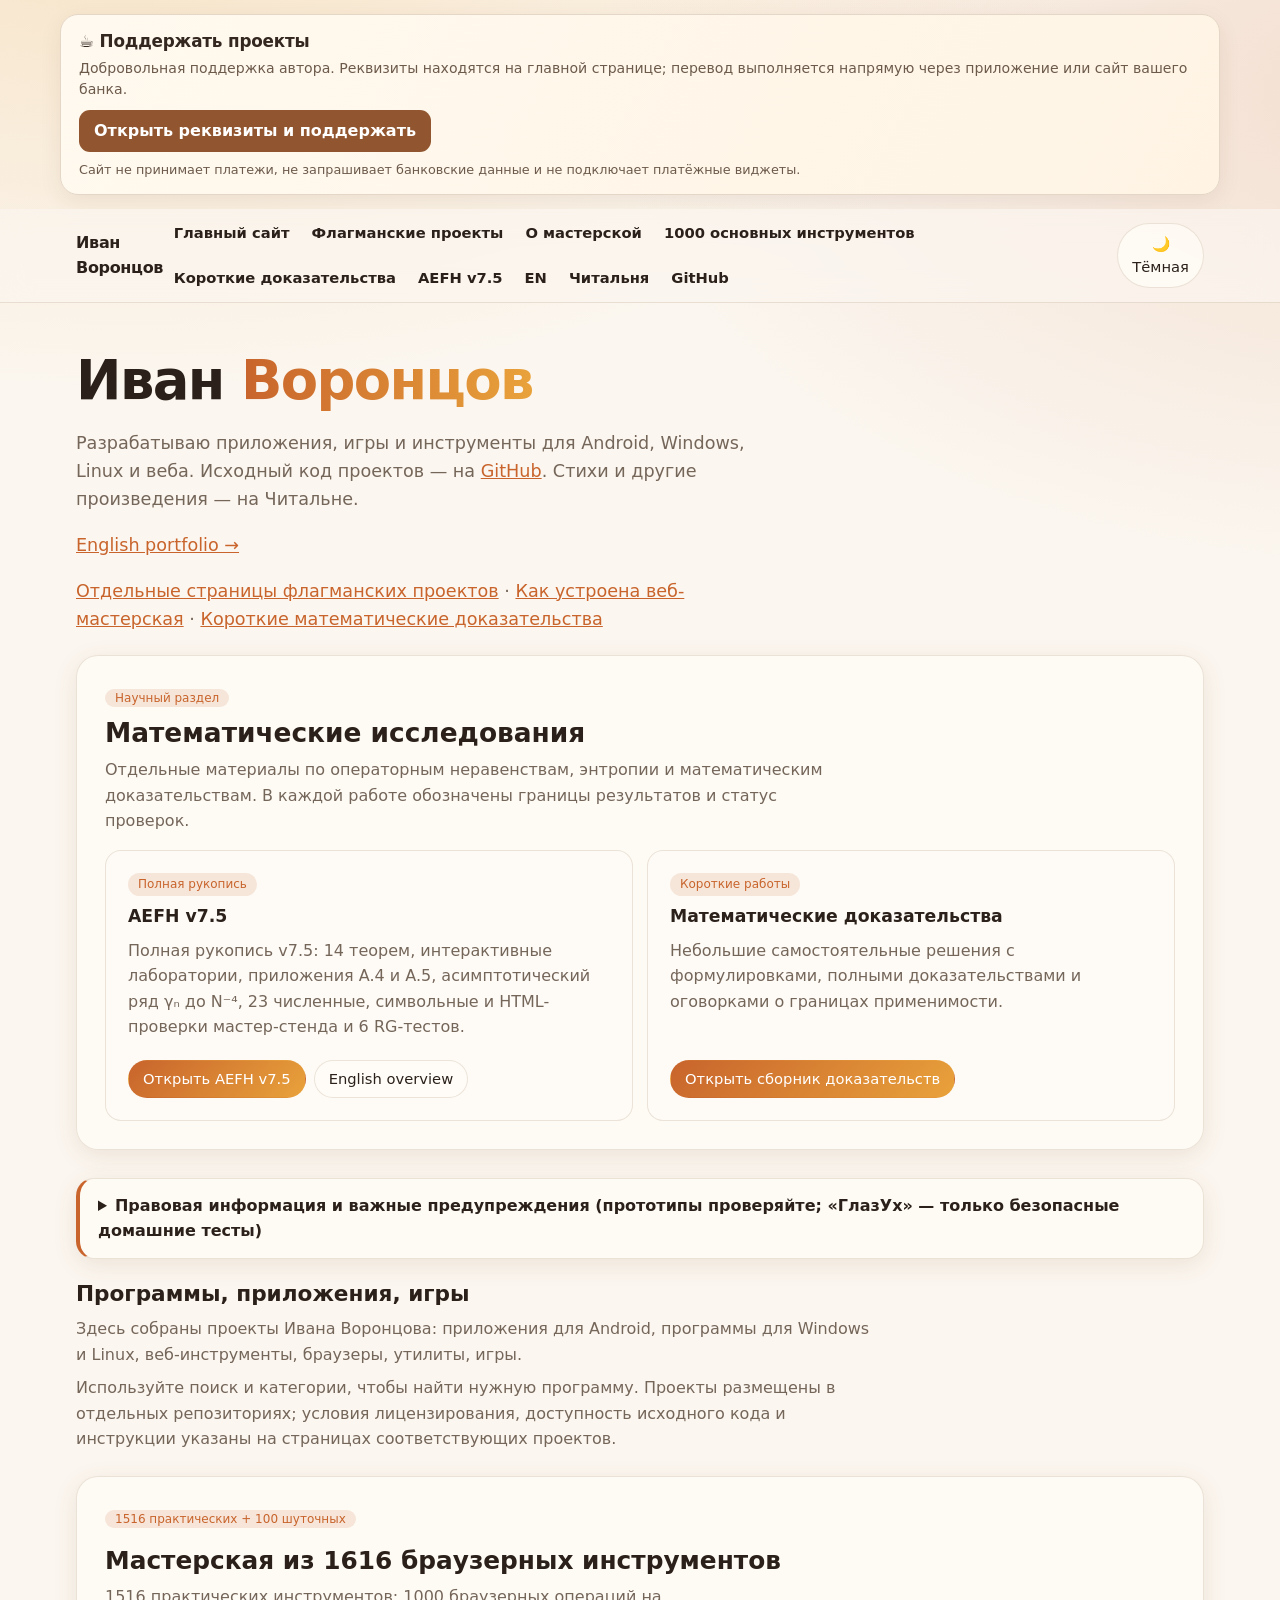
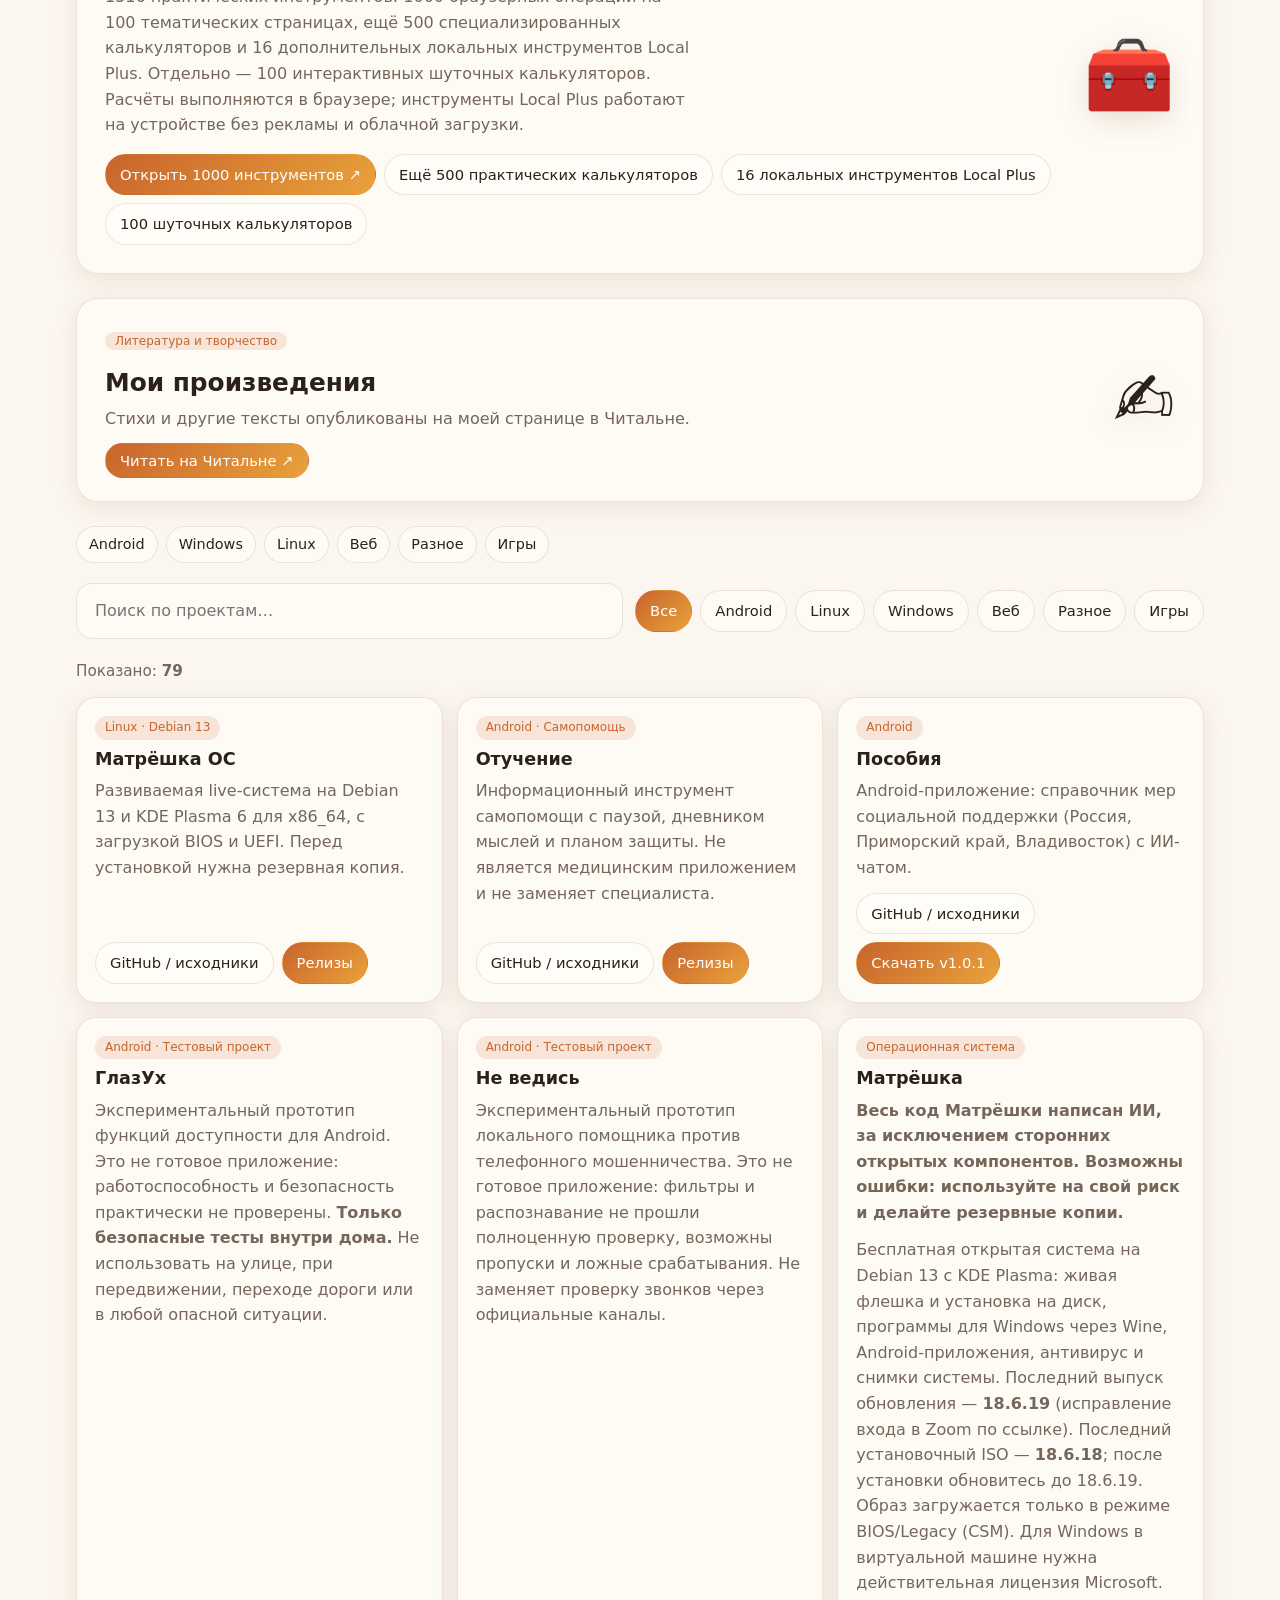
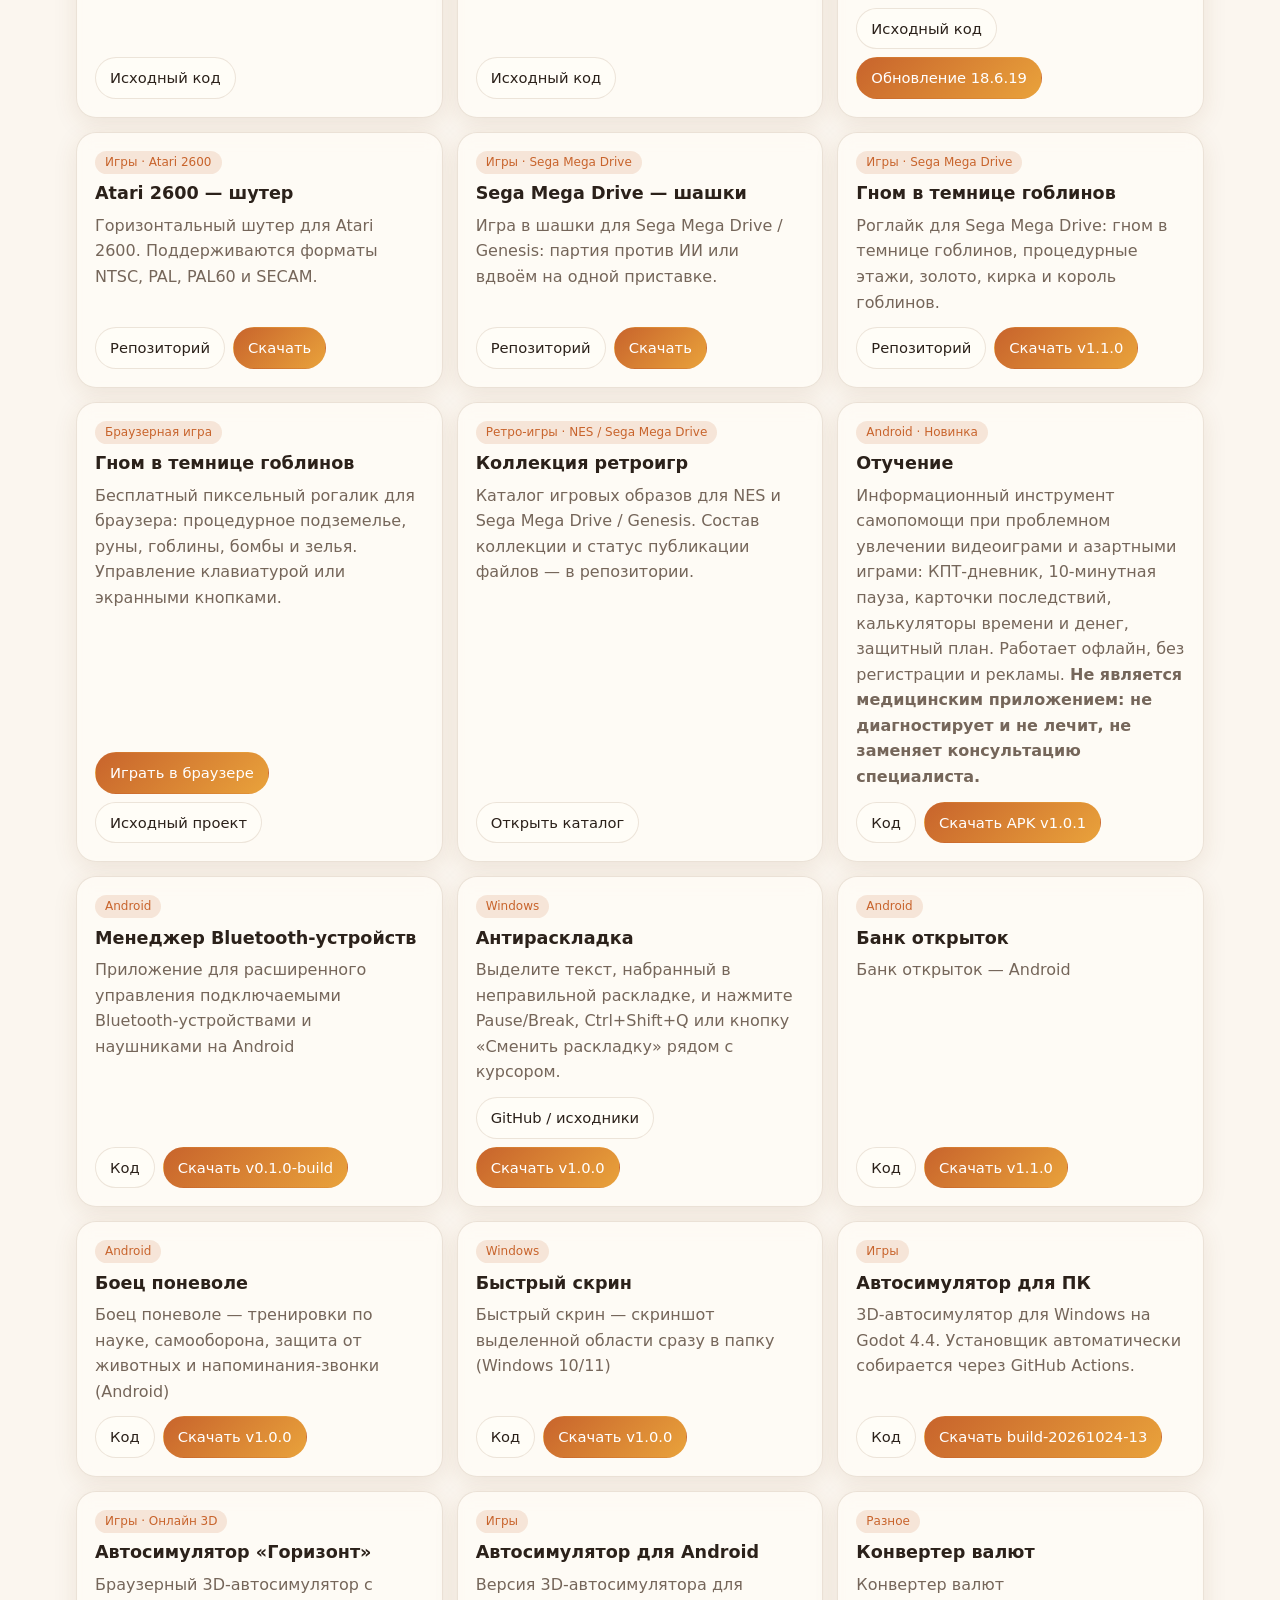
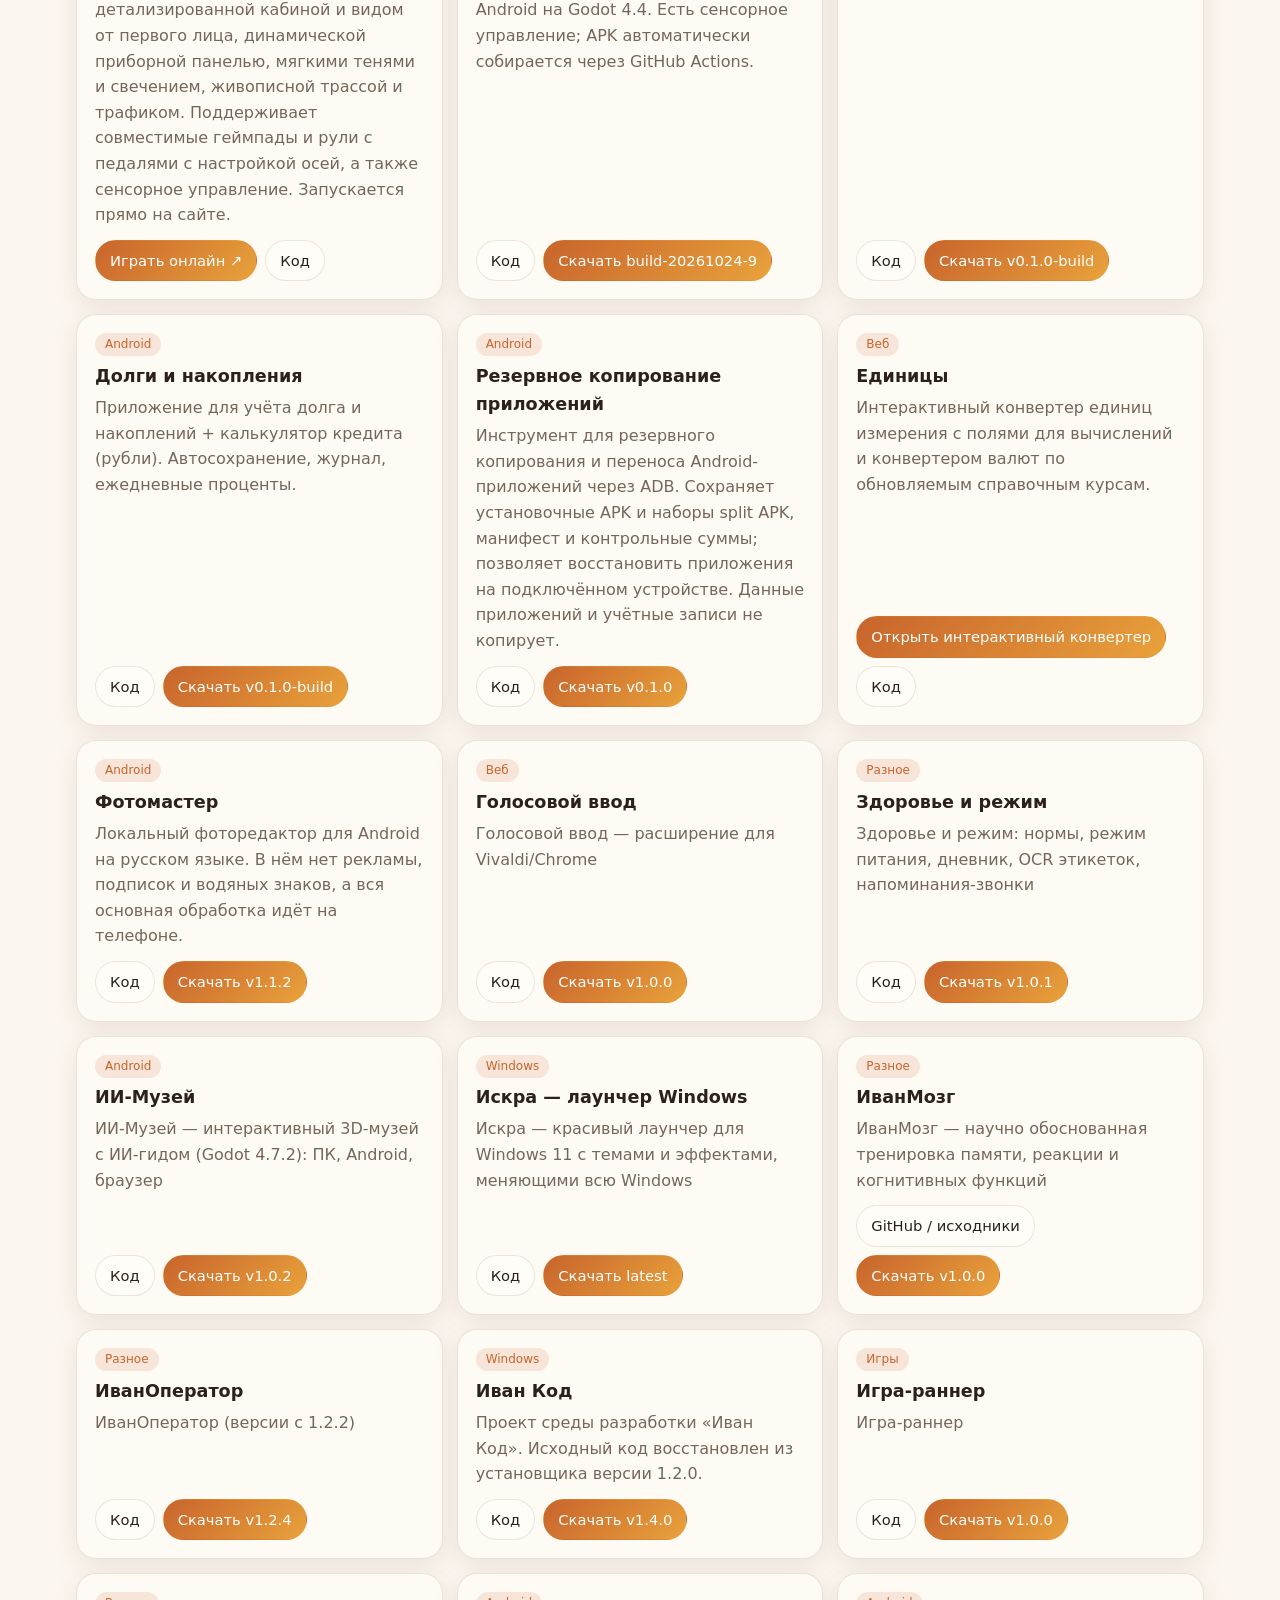
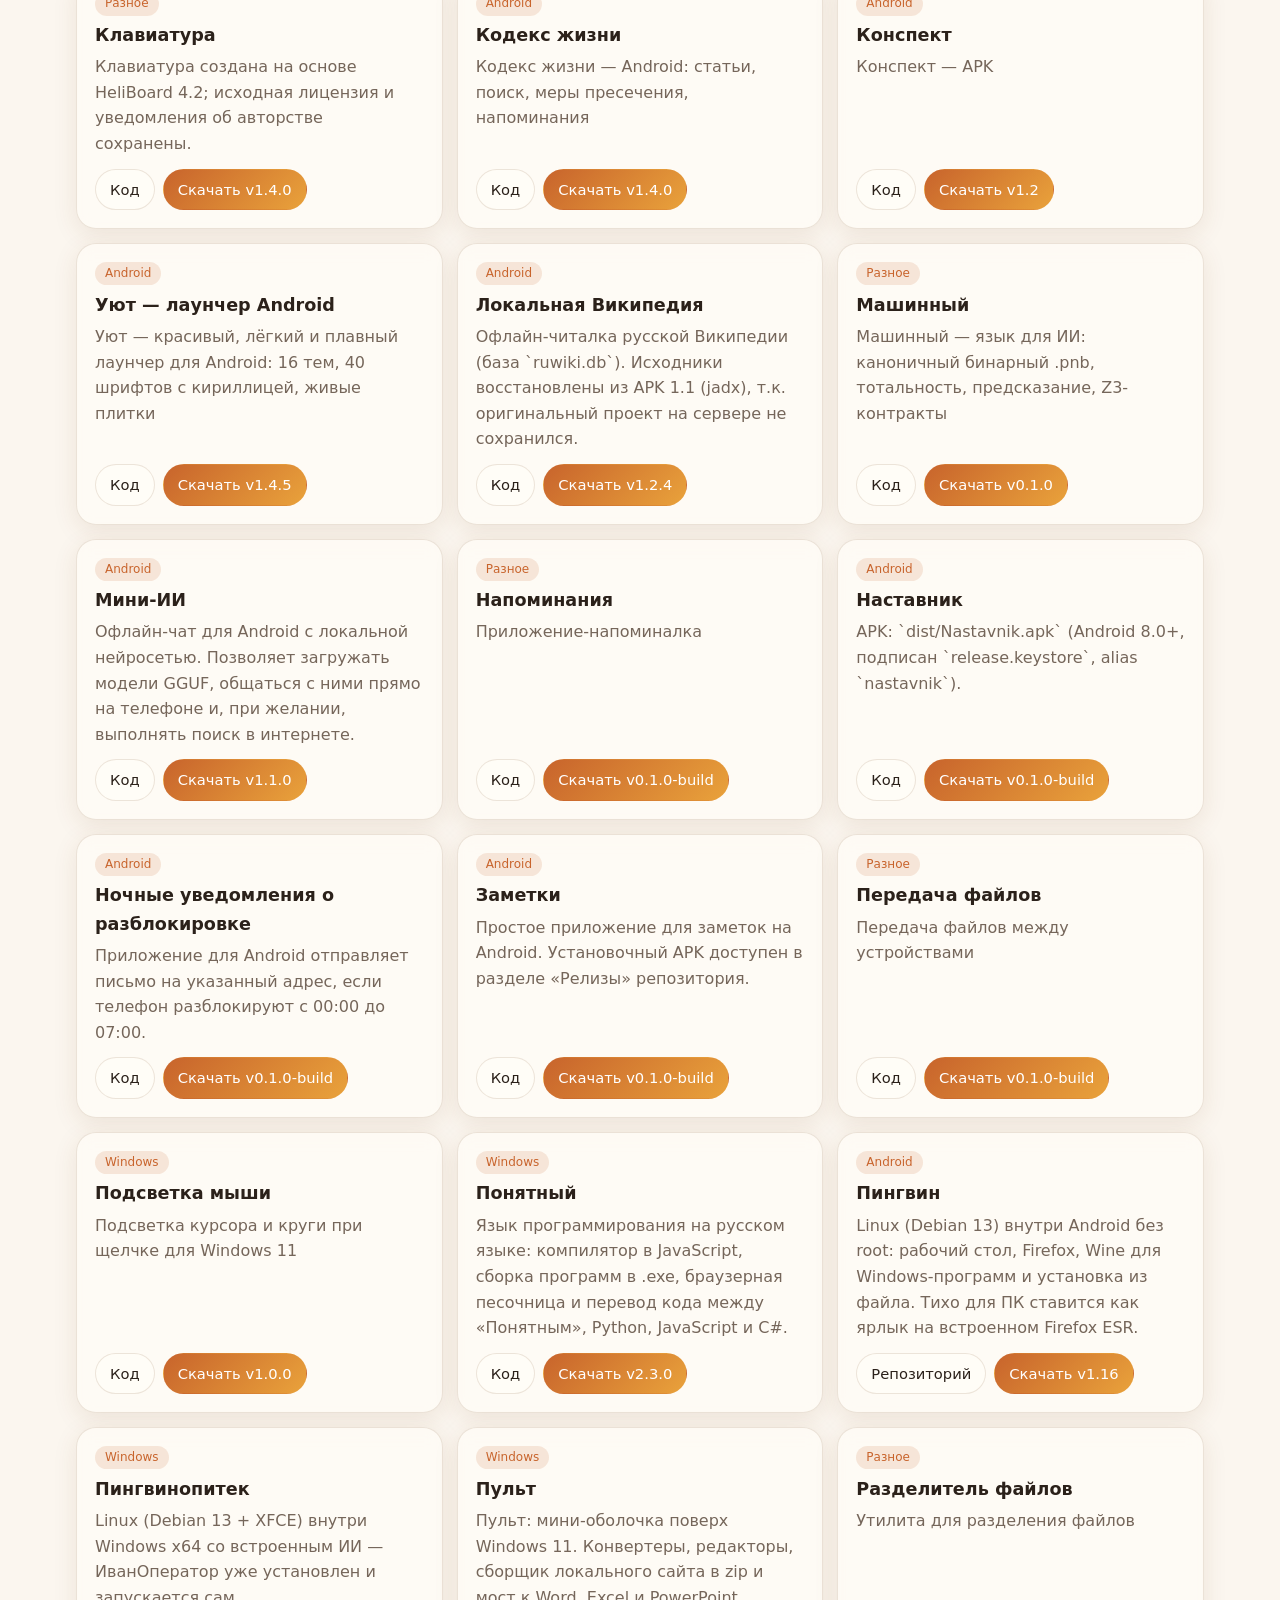
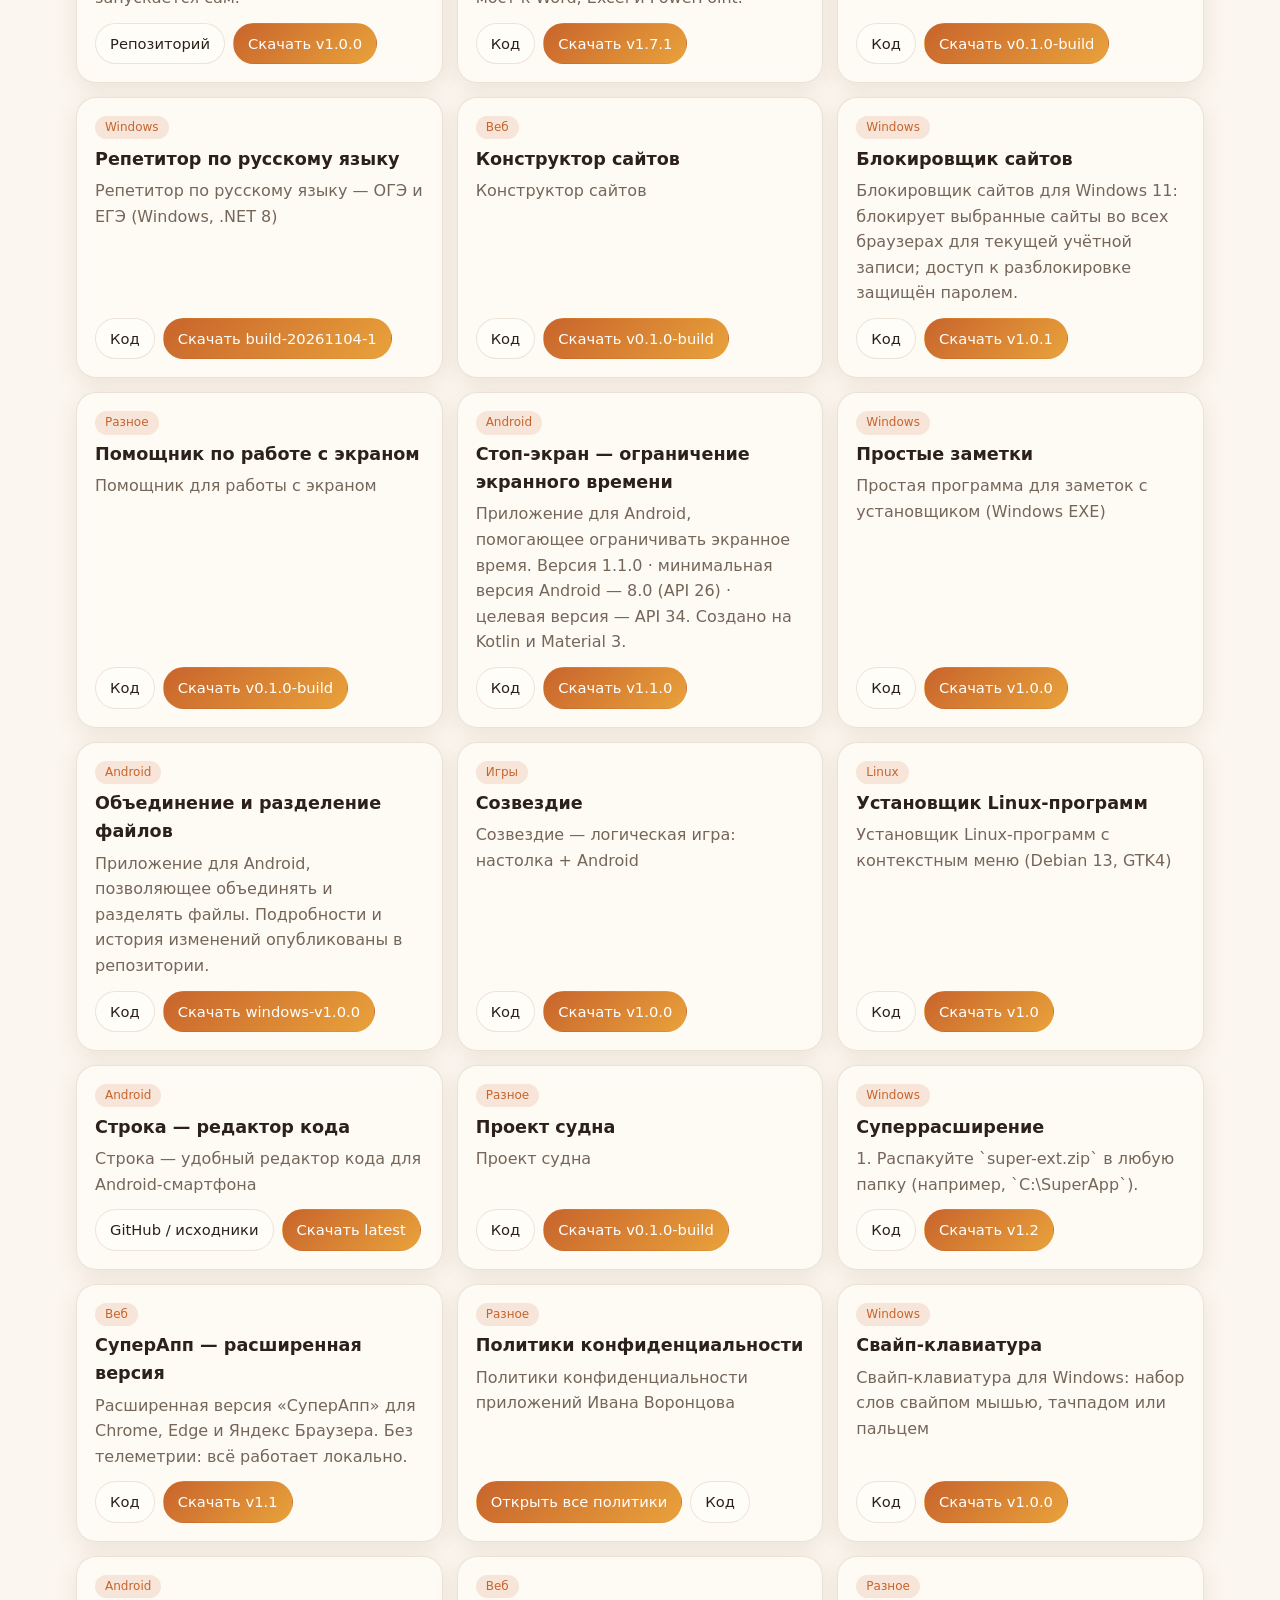
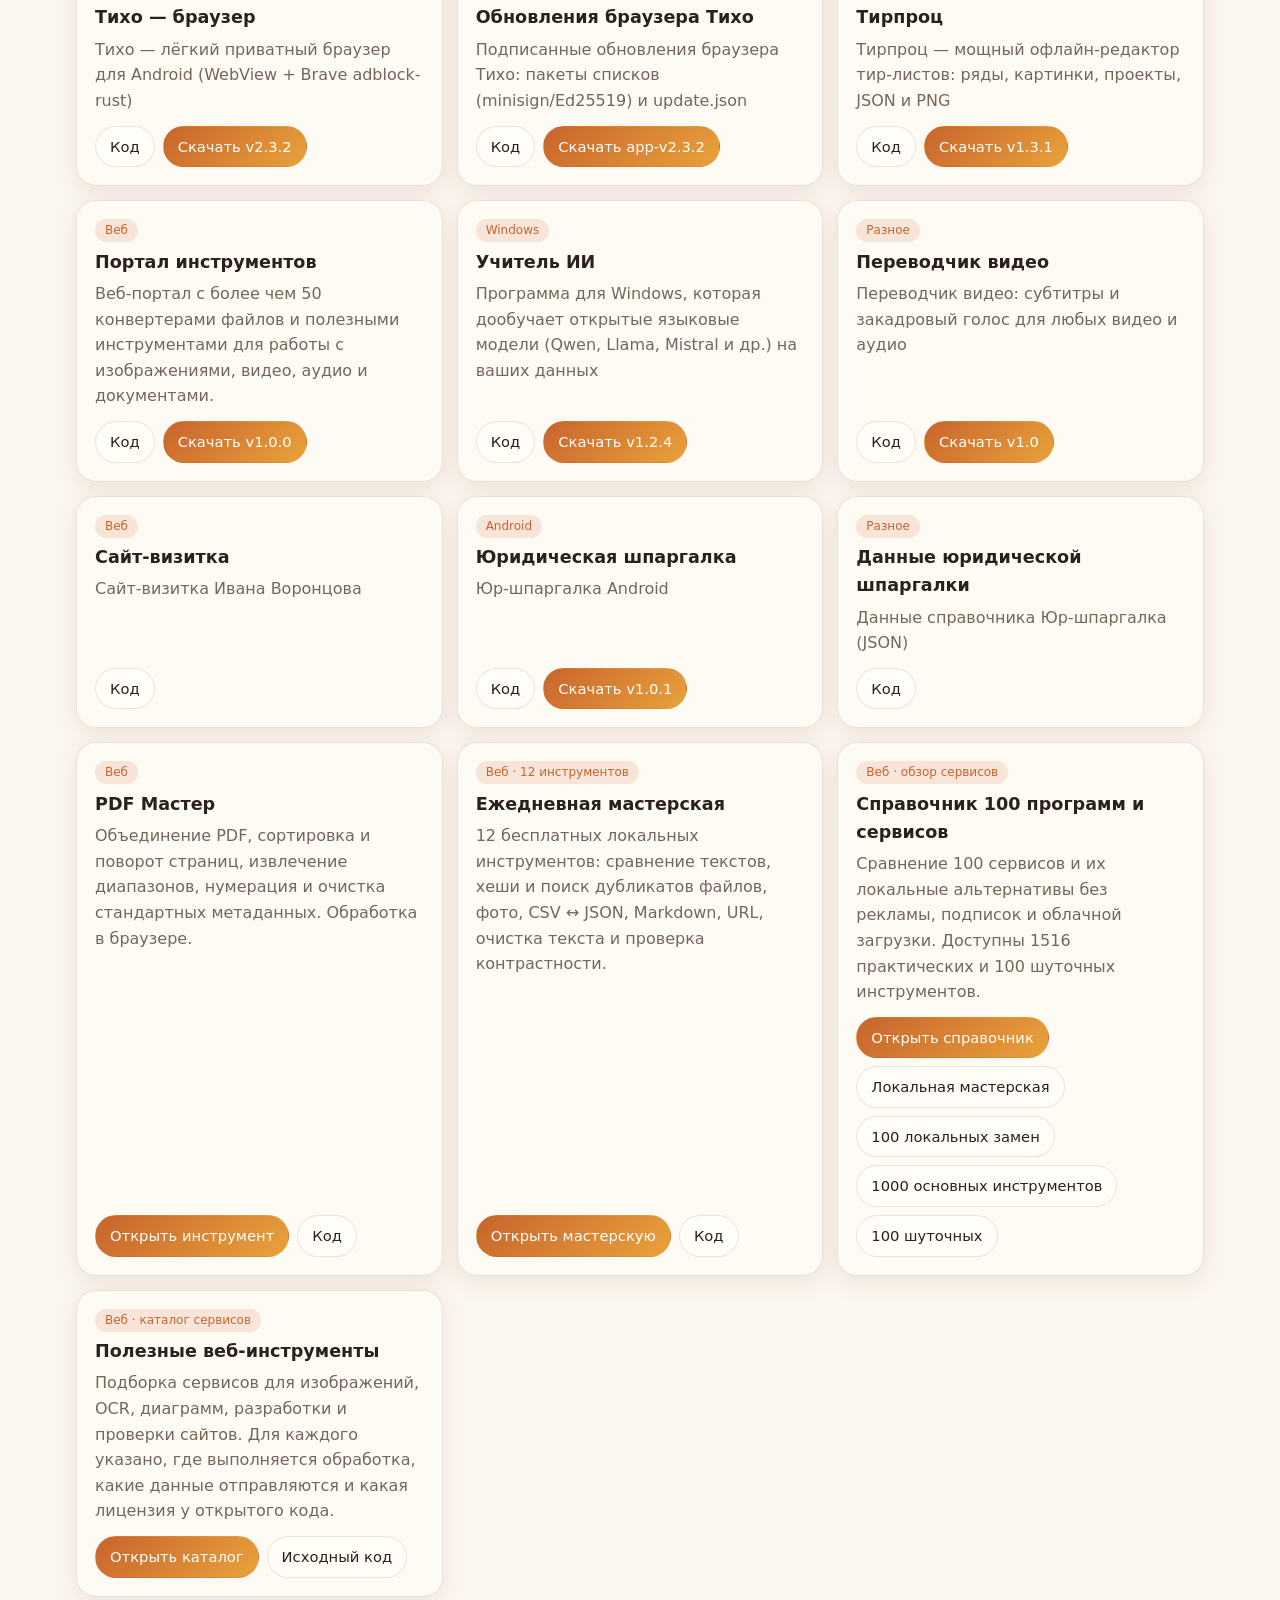
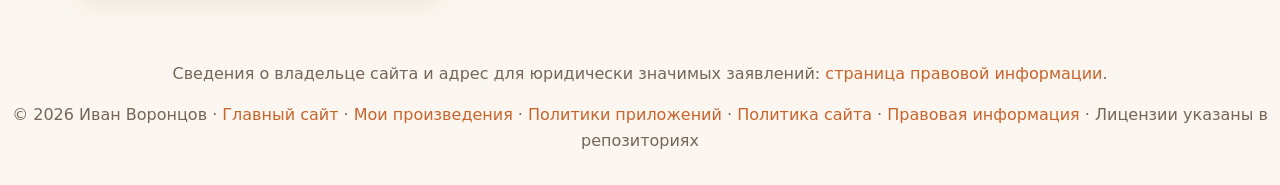
<file: index.html>
<!doctype html><html lang="ru"><head><meta charset="utf-8"><meta name="viewport" content="width=device-width,initial-scale=1"><meta name="color-scheme" content="light dark"><title>Иван Воронцов — портфолио разработчика и проекты</title>
<meta name="description" content="Портфолио Ивана Воронцова: Android-, Windows-, Linux- и веб-проекты, открытый исходный код, браузерная мастерская и математические исследования.">
<meta name="author" content="Иван Воронцов">
<meta name="robots" content="index,follow">
<link rel="canonical" href="https://ivanivorontsov-sudo.github.io/vizitka/">
<link rel="alternate" hreflang="ru" href="https://ivanivorontsov-sudo.github.io/vizitka/">
<link rel="alternate" hreflang="en" href="https://ivanivorontsov-sudo.github.io/vizitka/en/">
<link rel="alternate" hreflang="x-default" href="https://ivanivorontsov-sudo.github.io/vizitka/">
<meta name="theme-color" content="#fbf6ef">
<meta property="og:type" content="website">
<meta property="og:locale" content="ru_RU">
<meta property="og:site_name" content="Проекты Ивана Воронцова">
<meta property="og:title" content="Иван Воронцов — портфолио разработчика и проекты">
<meta property="og:description" content="Портфолио Ивана Воронцова: Android-, Windows-, Linux- и веб-проекты, отдельные описания программ, открытый исходный код и браузерная мастерская.">
<meta property="og:url" content="https://ivanivorontsov-sudo.github.io/vizitka/">
<meta property="og:image" content="https://ivanivorontsov-sudo.github.io/og-cover.png">
<meta property="og:image:width" content="1200">
<meta property="og:image:height" content="630">
<meta property="og:image:alt" content="Проекты и браузерная мастерская Ивана Воронцова">
<meta name="twitter:title" content="Иван Воронцов — портфолио разработчика и проекты">
<meta name="twitter:description" content="Портфолио Ивана Воронцова: Android-, Windows-, Linux- и веб-проекты, отдельные описания программ, открытый исходный код и браузерная мастерская.">
<meta name="twitter:card" content="summary_large_image">
<meta name="twitter:image" content="https://ivanivorontsov-sudo.github.io/og-cover.png"><style>
:root{--bg:#fbf6ef;--fg:#2b211a;--mut:#75665a;--card:rgba(255,252,247,.72);--bd:rgba(120,80,40,.14);--acc:#c8642c;--acc2:#e9a23b;--sh:0 6px 24px rgba(120,70,30,.10)}
[data-theme=dark]{--bg:#1c1714;--fg:#f3e9df;--mut:#bba999;--card:rgba(44,36,31,.66);--bd:rgba(255,200,150,.12);--acc:#f08a4b;--acc2:#f4b860;--sh:0 6px 24px rgba(0,0,0,.35)}
@media (prefers-color-scheme:dark){:root:not([data-theme=light]){--bg:#1c1714;--fg:#f3e9df;--mut:#bba999;--card:rgba(44,36,31,.66);--bd:rgba(255,200,150,.12);--acc:#f08a4b;--acc2:#f4b860;--sh:0 6px 24px rgba(0,0,0,.35)}}
*{box-sizing:border-box}html{scroll-behavior:smooth;-webkit-text-size-adjust:100%;text-size-adjust:100%}
body{margin:0;font:16px/1.6 Inter,Manrope,system-ui,-apple-system,"Segoe UI",Roboto,sans-serif;color:var(--fg);background:var(--bg);background-image:radial-gradient(60rem 30rem at 10% -10%,color-mix(in srgb,var(--acc2) 22%,transparent),transparent),radial-gradient(50rem 30rem at 110% 10%,color-mix(in srgb,var(--acc) 16%,transparent),transparent);background-attachment:fixed;transition:background-color .3s,color .3s}
.wrap{max-width:1160px;margin:auto;padding:16px}
header{position:sticky;top:0;z-index:5;backdrop-filter:blur(14px);-webkit-backdrop-filter:blur(14px);background:color-mix(in srgb,var(--bg) 70%,transparent);border-bottom:1px solid var(--bd)}
header .wrap{display:flex;align-items:center;justify-content:space-between;padding:12px 16px}
.logo{font-weight:800;letter-spacing:-.02em}
h1{font-size:clamp(2rem,6vw,3.4rem);line-height:1.1;letter-spacing:-.03em;margin:.6em 0 .2em}
h1 span{background:linear-gradient(90deg,var(--acc),var(--acc2));-webkit-background-clip:text;background-clip:text;color:transparent}
.lead{color:var(--mut);max-width:60ch;font-size:1.1rem}
a{color:var(--acc)}
.glass{background:var(--card);border:1px solid var(--bd);border-radius:22px;box-shadow:var(--sh);backdrop-filter:blur(10px);-webkit-backdrop-filter:blur(10px)}
.don{display:flex;flex-wrap:wrap;gap:12px;align-items:center;justify-content:space-between;padding:18px 20px;margin:24px 0}
.don b{font-size:1.1rem}.num{font:600 1.15rem ui-monospace,Consolas,monospace;letter-spacing:.06em}
.tools{display:flex;flex-direction:column;gap:12px;margin:20px 0}
.catalog-intro{max-width:78ch;margin:22px 0 18px}.catalog-intro h2{font-size:1.35rem;line-height:1.25;margin:0 0 8px}.catalog-intro p{color:var(--mut);margin:8px 0}
input[type=search]{width:100%;padding:14px 18px;border-radius:16px;border:1px solid var(--bd);background:var(--card);color:var(--fg);font:inherit}
input:focus-visible,button:focus-visible,a:focus-visible{outline:3px solid var(--acc2);outline-offset:2px}
.chips{display:flex;flex-wrap:wrap;gap:8px}
.chip,.btn,.theme{border:1px solid var(--bd);background:var(--card);color:var(--fg);padding:8px 14px;border-radius:999px;font:inherit;font-size:.92rem;cursor:pointer;text-decoration:none;transition:transform .2s,background .2s}
.chip[aria-pressed=true],.btn:not(.ghost){background:linear-gradient(135deg,var(--acc),var(--acc2));color:#fff;border-color:transparent}
.chip:hover,.btn:hover{transform:translateY(-1px)}
.grid{display:grid;grid-template-columns:minmax(0,1fr);gap:14px}
@media(min-width:620px){.grid{grid-template-columns:repeat(2,minmax(0,1fr))}.tools{flex-direction:row;align-items:center}.tools input{flex:1}}
@media(min-width:960px){.grid{grid-template-columns:repeat(3,minmax(0,1fr))}}
.card{min-width:0;overflow-wrap:anywhere;word-break:break-word;display:flex;flex-direction:column;padding:18px;border-radius:20px;background:var(--card);border:1px solid var(--bd);box-shadow:var(--sh);backdrop-filter:blur(8px);transition:transform .25s,box-shadow .25s;animation:in .5s both}
.card:hover{transform:translateY(-3px);box-shadow:0 12px 32px rgba(120,70,30,.18)}
.card h3{margin:.3em 0;font-size:1.1rem}.card h3 a{color:var(--fg);text-decoration:none}
.card p{color:var(--mut);margin:0 0 12px;flex:1}
.tag{align-self:flex-start;font-size:.75rem;padding:2px 10px;border-radius:999px;background:color-mix(in srgb,var(--acc) 14%,transparent);color:var(--acc)}
.act{display:flex;gap:8px;flex-wrap:wrap}
@keyframes in{from{opacity:0;transform:translateY(8px)}}
@media(prefers-reduced-motion:reduce){*{animation:none!important;transition:none!important;scroll-behavior:auto!important}}
footer{color:var(--mut);text-align:center;padding:32px 0}
.empty{display:none;text-align:center;color:var(--mut)}html,body{overflow-x:hidden;max-width:100%}*{box-sizing:border-box}.card .btn,.card a{max-width:100%}@media(max-width:480px){.card{padding:14px}.card h3{font-size:1rem}}
.card[hidden]{display:none!important}
.legal-notice{margin:28px 0 18px;padding:18px 20px;border:1px solid var(--bd);border-left:4px solid var(--acc);border-radius:18px;background:var(--card);box-shadow:var(--sh)}.legal-notice h2{font-size:1.15rem;margin:0 0 8px}.legal-notice p{color:var(--mut);margin:7px 0}.legal-notice a{font-weight:700}
.toplinks{display:flex;align-items:center;gap:clamp(10px,2vw,22px);flex-wrap:wrap}
.toplinks a{color:var(--fg);text-decoration:none;font-size:.92rem;font-weight:650}
.toplinks a:hover{color:var(--acc);text-decoration:underline;text-underline-offset:4px}
.logo{text-decoration:none;color:var(--fg)}
.author-works{display:flex;align-items:center;justify-content:space-between;gap:20px;padding:clamp(18px,3vw,28px);margin:24px 0}
.author-works h2{font-size:clamp(1.2rem,3vw,1.55rem);margin:10px 0 4px}
.author-works p{margin:0 0 16px;color:var(--mut);max-width:58ch}

/* Dedicated research cards with consistent internal spacing on desktop and mobile. */
.research-panel{margin:22px 0 28px;padding:clamp(18px,3vw,28px);border:1px solid var(--bd);border-radius:22px;background:var(--card);box-shadow:var(--sh)}
.research-panel-header{margin:0 0 16px}
.research-panel-header h2{font-size:clamp(1.25rem,3vw,1.65rem);line-height:1.2;margin:8px 0}
.research-panel-header p{max-width:72ch;color:var(--mut);margin:0}
.research-grid{display:grid;grid-template-columns:repeat(auto-fit,minmax(min(100%,260px),1fr));gap:14px}
.research-card{min-width:0;display:flex;flex-direction:column;align-items:flex-start;gap:8px;padding:clamp(16px,2.5vw,22px);border:1px solid var(--bd);border-radius:16px;background:color-mix(in srgb,var(--card) 88%,var(--bg))}
.research-card h3{font-size:1.08rem;line-height:1.25;margin:2px 0}
.research-card p{color:var(--mut);margin:0 0 12px;max-width:62ch;flex:1}
.research-card .act{display:flex;gap:8px;flex-wrap:wrap;margin-top:auto}
.research-card .btn{display:inline-flex;align-items:center;justify-content:center;max-width:100%;white-space:normal;text-align:center;line-height:1.35}
@media(max-width:480px){.research-panel{padding:16px}.research-card{padding:16px}.research-card .act{width:100%}}

.works-mark{font-size:clamp(2.8rem,8vw,4.6rem);line-height:1;filter:drop-shadow(0 8px 14px rgba(120,70,30,.16))}
.result-count{margin:8px 0 14px}
footer a{text-decoration:none}
footer a:hover{text-decoration:underline}
@media(max-width:620px){
header .wrap{display:grid;grid-template-columns:minmax(0,1fr) auto;grid-template-areas:"brand theme" "nav nav";align-items:center;column-gap:12px;row-gap:8px;padding:10px 16px}
.logo{grid-area:brand;min-width:0;white-space:nowrap;font-size:1rem;letter-spacing:-.02em}
.theme{grid-area:theme;margin:0;padding:6px 11px;font-size:.82rem;white-space:nowrap}
.toplinks{grid-area:nav;display:flex;flex-wrap:nowrap;justify-content:flex-start;align-items:center;gap:clamp(12px,4vw,22px);width:100%;min-width:0;overflow-x:auto;overscroll-behavior-x:contain;padding:2px 0 5px;scrollbar-width:none}
.toplinks::-webkit-scrollbar{display:none}
.toplinks a{font-size:.86rem;white-space:nowrap}
.author-works{align-items:flex-start}.works-mark{font-size:2.5rem}
}
@media(max-width:360px){header .wrap{padding-inline:12px}.logo{font-size:.92rem}.toplinks{gap:12px}.toplinks a{font-size:.8rem}}

.safety-note{margin:10px 0 0;padding:9px 12px;border-left:3px solid var(--acc);border-radius:9px;background:color-mix(in srgb,var(--acc) 7%,var(--card));font-size:.88rem;line-height:1.45;color:var(--mut)}
.static-category-links{display:flex;gap:8px;flex-wrap:wrap;margin:12px 0 18px}.static-category-links a{display:inline-block;border:1px solid var(--bd);border-radius:999px;padding:6px 12px;background:var(--card);color:var(--fg);text-decoration:none;font-size:.9rem}.static-category-links a:hover{border-color:var(--acc);color:var(--acc)}
.legal-notice summary{cursor:pointer;font-weight:750}.legal-notice[open] summary{margin-bottom:10px}.legal-notice{padding:14px 18px}
</style><script type="application/ld+json">{"@context":"https://schema.org","@type":"CollectionPage","name":"Открытые проекты Ивана Воронцова","url":"https://ivanivorontsov-sudo.github.io/vizitka/","description":"Каталог открытых проектов Ивана Воронцова и мастерская из 1616 браузерных инструментов.","inLanguage":"ru-RU","author":{"@type":"Person","name":"Иван Воронцов","url":"https://ivanivorontsov-sudo.github.io/vizitka/","sameAs":["https://github.com/ivanivorontsov-sudo","https://www.chitalnya.ru/users/ivanvorontsov/"]},"mainEntity":{"@type":"ItemList","name":"Каталог проектов Ивана Воронцова","numberOfItems":79,"itemListElement":[{"@type":"ListItem","position":1,"item":{"@type":"Thing","name":"Матрёшка ОС","description":"Развиваемая live-система на Debian 13 и KDE Plasma 6 для x86_64, с загрузкой BIOS и UEFI. Перед установкой нужна резервная копия.","url":"https://ivanivorontsov-sudo.github.io/projects/matryoshka-os/"}},{"@type":"ListItem","position":2,"item":{"@type":"Thing","name":"Отучение","description":"Информационный инструмент самопомощи с паузой, дневником мыслей и планом защиты. Не является медицинским приложением и не заменяет специалиста.","url":"https://ivanivorontsov-sudo.github.io/projects/otuchenie/"}},{"@type":"ListItem","position":3,"item":{"@type":"Thing","name":"Пособия","description":"Android-приложение: справочник мер социальной поддержки (Россия, Приморский край, Владивосток) с ИИ-чатом.","url":"https://ivanivorontsov-sudo.github.io/projects/posobiya/"}},{"@type":"ListItem","position":4,"item":{"@type":"Thing","name":"ГлазУх","description":"Экспериментальный прототип функций доступности для Android. Это не готовое приложение: работоспособность и безопасность практически не проверены. Только безопасные тесты внутри дома. Не использовать на улице, при передвижении, переходе дороги или в любой опасной ситуации.","url":"https://github.com/ivanivorontsov-sudo/Glazouh"}},{"@type":"ListItem","position":5,"item":{"@type":"Thing","name":"Не ведись","description":"Экспериментальный прототип локального помощника против телефонного мошенничества. Это не готовое приложение: фильтры и распознавание не прошли полноценную проверку, возможны пропуски и ложные срабатывания. Не заменяет проверку звонков через официальные каналы.","url":"https://github.com/ivanivorontsov-sudo/NieVedis"}},{"@type":"ListItem","position":6,"item":{"@type":"Thing","name":"Матрёшка","description":"Весь код Матрёшки написан ИИ, за исключением сторонних открытых компонентов. Возможны ошибки: используйте на свой риск и делайте резервные копии.","url":"https://github.com/ivanivorontsov-sudo/matryoshka-os"}},{"@type":"ListItem","position":7,"item":{"@type":"Thing","name":"Atari 2600 — шутер","description":"Горизонтальный шутер для Atari 2600. Поддерживаются форматы NTSC, PAL, PAL60 и SECAM.","url":"https://github.com/ivanivorontsov-sudo/atari-kibalchish"}},{"@type":"ListItem","position":8,"item":{"@type":"Thing","name":"Sega Mega Drive — шашки","description":"Игра в шашки для Sega Mega Drive / Genesis: партия против ИИ или вдвоём на одной приставке.","url":"https://github.com/ivanivorontsov-sudo/batrachomyomachia-md"}},{"@type":"ListItem","position":9,"item":{"@type":"Thing","name":"Гном в темнице гоблинов","description":"Роглайк для Sega Mega Drive: гном в темнице гоблинов, процедурные этажи, золото, кирка и король гоблинов.","url":"https://github.com/ivanivorontsov-sudo/gnom-v-temnice"}},{"@type":"ListItem","position":10,"item":{"@type":"Thing","name":"Гном в темнице гоблинов","description":"Бесплатный пиксельный рогалик для браузера: процедурное подземелье, руны, гоблины, бомбы и зелья. Управление клавиатурой или экранными кнопками.","url":"https://ivanivorontsov-sudo.github.io/games/dungeon-gnome-md/"}},{"@type":"ListItem","position":11,"item":{"@type":"Thing","name":"Коллекция ретроигр","description":"Каталог игровых образов для NES и Sega Mega Drive / Genesis. Состав коллекции и статус публикации файлов — в репозитории.","url":"https://github.com/ivanivorontsov-sudo/RetroGames"}},{"@type":"ListItem","position":12,"item":{"@type":"Thing","name":"Отучение","description":"Информационный инструмент самопомощи при проблемном увлечении видеоиграми и азартными играми: КПТ-дневник, 10-минутная пауза, карточки последствий, калькуляторы времени и денег, защитный план. Работает офлайн, без регистрации и рекламы. Не является медицинским приложением: не диагностирует и не лечит, не заменяет консультацию специалиста.","url":"https://github.com/ivanivorontsov-sudo/otuchenie"}},{"@type":"ListItem","position":13,"item":{"@type":"Thing","name":"Менеджер Bluetooth-устройств","description":"Приложение для расширенного управления подключаемыми Bluetooth-устройствами и наушниками на Android","url":"https://github.com/ivanivorontsov-sudo/AndroidBluetoothManager"}},{"@type":"ListItem","position":14,"item":{"@type":"Thing","name":"Антираскладка","description":"Выделите текст, набранный в неправильной раскладке, и нажмите Pause/Break, Ctrl+Shift+Q или кнопку «Сменить раскладку» рядом с курсором.","url":"https://ivanivorontsov-sudo.github.io/projects/antiraskladka/"}},{"@type":"ListItem","position":15,"item":{"@type":"Thing","name":"Банк открыток","description":"Банк открыток — Android","url":"https://github.com/ivanivorontsov-sudo/bank-otkrytok"}},{"@type":"ListItem","position":16,"item":{"@type":"Thing","name":"Боец поневоле","description":"Боец поневоле — тренировки по науке, самооборона, защита от животных и напоминания-звонки (Android)","url":"https://github.com/ivanivorontsov-sudo/boec-ponevole"}},{"@type":"ListItem","position":17,"item":{"@type":"Thing","name":"Быстрый скрин","description":"Быстрый скрин — скриншот выделенной области сразу в папку (Windows 10/11)","url":"https://github.com/ivanivorontsov-sudo/bystryj-skrin"}},{"@type":"ListItem","position":18,"item":{"@type":"Thing","name":"Автосимулятор для ПК","description":"3D-автосимулятор для Windows на Godot 4.4. Установщик автоматически собирается через GitHub Actions.","url":"https://github.com/ivanivorontsov-sudo/car-simulator"}},{"@type":"ListItem","position":19,"item":{"@type":"Thing","name":"Автосимулятор «Горизонт»","description":"Браузерный 3D-автосимулятор с детализированной кабиной и видом от первого лица, динамической приборной панелью, мягкими тенями и свечением, живописной трассой и трафиком. Поддерживает совместимые геймпады и рули с педалями с настройкой осей, а также сенсорное управление. Запускается прямо на сайте.","url":"https://ivanivorontsov-sudo.github.io/games/drive/"}},{"@type":"ListItem","position":20,"item":{"@type":"Thing","name":"Автосимулятор для Android","description":"Версия 3D-автосимулятора для Android на Godot 4.4. Есть сенсорное управление; APK автоматически собирается через GitHub Actions.","url":"https://github.com/ivanivorontsov-sudo/car-simulator-android"}},{"@type":"ListItem","position":21,"item":{"@type":"Thing","name":"Конвертер валют","description":"Конвертер валют","url":"https://github.com/ivanivorontsov-sudo/currency-converter"}},{"@type":"ListItem","position":22,"item":{"@type":"Thing","name":"Долги и накопления","description":"Приложение для учёта долга и накоплений + калькулятор кредита (рубли). Автосохранение, журнал, ежедневные проценты.","url":"https://github.com/ivanivorontsov-sudo/DebtSavings"}},{"@type":"ListItem","position":23,"item":{"@type":"Thing","name":"Резервное копирование приложений","description":"Инструмент для резервного копирования и переноса Android-приложений через ADB. Сохраняет установочные APK и наборы split APK, манифест и контрольные суммы; позволяет восстановить приложения на подключённом устройстве. Данные приложений и учётные записи не копирует.","url":"https://github.com/ivanivorontsov-sudo/DroidVault"}},{"@type":"ListItem","position":24,"item":{"@type":"Thing","name":"Единицы","description":"Интерактивный конвертер единиц измерения с полями для вычислений и конвертером валют по обновляемым справочным курсам.","url":"https://github.com/ivanivorontsov-sudo/edinicy"}},{"@type":"ListItem","position":25,"item":{"@type":"Thing","name":"Фотомастер","description":"Локальный фоторедактор для Android на русском языке. В нём нет рекламы, подписок и водяных знаков, а вся основная обработка идёт на телефоне.","url":"https://github.com/ivanivorontsov-sudo/fotomaster"}},{"@type":"ListItem","position":26,"item":{"@type":"Thing","name":"Голосовой ввод","description":"Голосовой ввод — расширение для Vivaldi/Chrome","url":"https://github.com/ivanivorontsov-sudo/golosovoj-vvod"}},{"@type":"ListItem","position":27,"item":{"@type":"Thing","name":"Здоровье и режим","description":"Здоровье и режим: нормы, режим питания, дневник, OCR этикеток, напоминания-звонки","url":"https://github.com/ivanivorontsov-sudo/HealthPlan"}},{"@type":"ListItem","position":28,"item":{"@type":"Thing","name":"ИИ-Музей","description":"ИИ-Музей — интерактивный 3D-музей с ИИ-гидом (Godot 4.7.2): ПК, Android, браузер","url":"https://github.com/ivanivorontsov-sudo/ii-muzej"}},{"@type":"ListItem","position":29,"item":{"@type":"Thing","name":"Искра — лаунчер Windows","description":"Искра — красивый лаунчер для Windows 11 с темами и эффектами, меняющими всю Windows","url":"https://github.com/ivanivorontsov-sudo/iskra-launcher"}},{"@type":"ListItem","position":30,"item":{"@type":"Thing","name":"ИванМозг","description":"ИванМозг — научно обоснованная тренировка памяти, реакции и когнитивных функций","url":"https://ivanivorontsov-sudo.github.io/projects/ivan-mozg/"}},{"@type":"ListItem","position":31,"item":{"@type":"Thing","name":"ИванОператор","description":"ИванОператор (версии с 1.2.2)","url":"https://github.com/ivanivorontsov-sudo/ivan-operator-app"}},{"@type":"ListItem","position":32,"item":{"@type":"Thing","name":"Иван Код","description":"Проект среды разработки «Иван Код». Исходный код восстановлен из установщика версии 1.2.0.","url":"https://github.com/ivanivorontsov-sudo/ivankod"}},{"@type":"ListItem","position":33,"item":{"@type":"Thing","name":"Игра-раннер","description":"Игра-раннер","url":"https://github.com/ivanivorontsov-sudo/ivrunner"}},{"@type":"ListItem","position":34,"item":{"@type":"Thing","name":"Клавиатура","description":"Клавиатура создана на основе HeliBoard 4.2; исходная лицензия и уведомления об авторстве сохранены.","url":"https://github.com/ivanivorontsov-sudo/klaviatura"}},{"@type":"ListItem","position":35,"item":{"@type":"Thing","name":"Кодекс жизни","description":"Кодекс жизни — Android: статьи, поиск, меры пресечения, напоминания","url":"https://github.com/ivanivorontsov-sudo/kodeks-zhizni"}},{"@type":"ListItem","position":36,"item":{"@type":"Thing","name":"Конспект","description":"Конспект — APK","url":"https://github.com/ivanivorontsov-sudo/konspekt-apk"}},{"@type":"ListItem","position":37,"item":{"@type":"Thing","name":"Уют — лаунчер Android","description":"Уют — красивый, лёгкий и плавный лаунчер для Android: 16 тем, 40 шрифтов с кириллицей, живые плитки","url":"https://github.com/ivanivorontsov-sudo/krasivyj-launcher"}},{"@type":"ListItem","position":38,"item":{"@type":"Thing","name":"Локальная Википедия","description":"Офлайн-читалка русской Википедии (база `ruwiki.db`). Исходники восстановлены из APK 1.1 (jadx), т.к. оригинальный проект на сервере не сохранился.","url":"https://github.com/ivanivorontsov-sudo/lokalnaya-vikipediya"}},{"@type":"ListItem","position":39,"item":{"@type":"Thing","name":"Машинный","description":"Машинный — язык для ИИ: каноничный бинарный .pnb, тотальность, предсказание, Z3-контракты","url":"https://github.com/ivanivorontsov-sudo/mashinny"}},{"@type":"ListItem","position":40,"item":{"@type":"Thing","name":"Мини-ИИ","description":"Офлайн-чат для Android с локальной нейросетью. Позволяет загружать модели GGUF, общаться с ними прямо на телефоне и, при желании, выполнять поиск в интернете.","url":"https://github.com/ivanivorontsov-sudo/mini-ai"}},{"@type":"ListItem","position":41,"item":{"@type":"Thing","name":"Напоминания","description":"Приложение-напоминалка","url":"https://github.com/ivanivorontsov-sudo/napominaniya"}},{"@type":"ListItem","position":42,"item":{"@type":"Thing","name":"Наставник","description":"APK: `dist/Nastavnik.apk` (Android 8.0+, подписан `release.keystore`, alias `nastavnik`).","url":"https://github.com/ivanivorontsov-sudo/nastavnik"}},{"@type":"ListItem","position":43,"item":{"@type":"Thing","name":"Ночные уведомления о разблокировке","description":"Приложение для Android отправляет письмо на указанный адрес, если телефон разблокируют с 00:00 до 07:00.","url":"https://github.com/ivanivorontsov-sudo/NightUnlockEmailAlert"}},{"@type":"ListItem","position":44,"item":{"@type":"Thing","name":"Заметки","description":"Простое приложение для заметок на Android. Установочный APK доступен в разделе «Релизы» репозитория.","url":"https://github.com/ivanivorontsov-sudo/NotesApp"}},{"@type":"ListItem","position":45,"item":{"@type":"Thing","name":"Передача файлов","description":"Передача файлов между устройствами","url":"https://github.com/ivanivorontsov-sudo/peredatchik"}},{"@type":"ListItem","position":46,"item":{"@type":"Thing","name":"Подсветка мыши","description":"Подсветка курсора и круги при щелчке для Windows 11","url":"https://github.com/ivanivorontsov-sudo/podsvetka-myshi"}},{"@type":"ListItem","position":47,"item":{"@type":"Thing","name":"Понятный","description":"Язык программирования на русском языке: компилятор в JavaScript, сборка программ в .exe, браузерная песочница и перевод кода между «Понятным», Python, JavaScript и C#.","url":"https://github.com/ivanivorontsov-sudo/ponyatny"}},{"@type":"ListItem","position":48,"item":{"@type":"Thing","name":"Пингвин","description":"Linux (Debian 13) внутри Android без root: рабочий стол, Firefox, Wine для Windows-программ и установка из файла. Тихо для ПК ставится как ярлык на встроенном Firefox ESR.","url":"https://github.com/ivanivorontsov-sudo/pingvin"}},{"@type":"ListItem","position":49,"item":{"@type":"Thing","name":"Пингвинопитек","description":"Linux (Debian 13 + XFCE) внутри Windows x64 со встроенным ИИ — ИванОператор уже установлен и запускается сам.","url":"https://github.com/ivanivorontsov-sudo/pingvinopitek"}},{"@type":"ListItem","position":50,"item":{"@type":"Thing","name":"Пульт","description":"Пульт: мини-оболочка поверх Windows 11. Конвертеры, редакторы, сборщик локального сайта в zip и мост к Word, Excel и PowerPoint.","url":"https://github.com/ivanivorontsov-sudo/pulpit-os"}},{"@type":"ListItem","position":51,"item":{"@type":"Thing","name":"Разделитель файлов","description":"Утилита для разделения файлов","url":"https://github.com/ivanivorontsov-sudo/razdelitel"}},{"@type":"ListItem","position":52,"item":{"@type":"Thing","name":"Репетитор по русскому языку","description":"Репетитор по русскому языку — ОГЭ и ЕГЭ (Windows, .NET 8)","url":"https://github.com/ivanivorontsov-sudo/rus-tutor-public"}},{"@type":"ListItem","position":53,"item":{"@type":"Thing","name":"Конструктор сайтов","description":"Конструктор сайтов","url":"https://github.com/ivanivorontsov-sudo/sait-konstruktor"}},{"@type":"ListItem","position":54,"item":{"@type":"Thing","name":"Блокировщик сайтов","description":"Блокировщик сайтов для Windows 11: блокирует выбранные сайты во всех браузерах для текущей учётной записи; доступ к разблокировке защищён паролем.","url":"https://github.com/ivanivorontsov-sudo/sajt-blokirovshchik"}},{"@type":"ListItem","position":55,"item":{"@type":"Thing","name":"Помощник по работе с экраном","description":"Помощник для работы с экраном","url":"https://github.com/ivanivorontsov-sudo/screen-helper"}},{"@type":"ListItem","position":56,"item":{"@type":"Thing","name":"Стоп-экран — ограничение экранного времени","description":"Приложение для Android, помогающее ограничивать экранное время. Версия 1.1.0 · минимальная версия Android — 8.0 (API 26) · целевая версия — API 34. Создано на Kotlin и Material 3.","url":"https://github.com/ivanivorontsov-sudo/ScreenLimit"}},{"@type":"ListItem","position":57,"item":{"@type":"Thing","name":"Простые заметки","description":"Простая программа для заметок с установщиком (Windows EXE)","url":"https://github.com/ivanivorontsov-sudo/SimpleNotes"}},{"@type":"ListItem","position":58,"item":{"@type":"Thing","name":"Объединение и разделение файлов","description":"Приложение для Android, позволяющее объединять и разделять файлы. Подробности и история изменений опубликованы в репозитории.","url":"https://github.com/ivanivorontsov-sudo/sklejka-fajlov"}},{"@type":"ListItem","position":59,"item":{"@type":"Thing","name":"Созвездие","description":"Созвездие — логическая игра: настолка + Android","url":"https://github.com/ivanivorontsov-sudo/sozvezdie"}},{"@type":"ListItem","position":60,"item":{"@type":"Thing","name":"Установщик Linux-программ","description":"Установщик Linux-программ с контекстным меню (Debian 13, GTK4)","url":"https://github.com/ivanivorontsov-sudo/stavilka"}},{"@type":"ListItem","position":61,"item":{"@type":"Thing","name":"Строка — редактор кода","description":"Строка — удобный редактор кода для Android-смартфона","url":"https://ivanivorontsov-sudo.github.io/projects/stroka-ide/"}},{"@type":"ListItem","position":62,"item":{"@type":"Thing","name":"Проект судна","description":"Проект судна","url":"https://github.com/ivanivorontsov-sudo/sudno-proekt"}},{"@type":"ListItem","position":63,"item":{"@type":"Thing","name":"Суперрасширение","description":"1. Распакуйте `super-ext.zip` в любую папку (например, `C:\\SuperApp`).","url":"https://github.com/ivanivorontsov-sudo/super-ext"}},{"@type":"ListItem","position":64,"item":{"@type":"Thing","name":"СуперАпп — расширенная версия","description":"Расширенная версия «СуперАпп» для Chrome, Edge и Яндекс Браузера. Без телеметрии: всё работает локально.","url":"https://github.com/ivanivorontsov-sudo/super-ext-pro"}},{"@type":"ListItem","position":65,"item":{"@type":"Thing","name":"Политики конфиденциальности","description":"Политики конфиденциальности приложений Ивана Воронцова","url":"https://github.com/ivanivorontsov-sudo/supersmart-privacy"}},{"@type":"ListItem","position":66,"item":{"@type":"Thing","name":"Свайп-клавиатура","description":"Свайп-клавиатура для Windows: набор слов свайпом мышью, тачпадом или пальцем","url":"https://github.com/ivanivorontsov-sudo/svajp-klaviatura"}},{"@type":"ListItem","position":67,"item":{"@type":"Thing","name":"Тихо — браузер","description":"Тихо — лёгкий приватный браузер для Android (WebView + Brave adblock-rust)","url":"https://github.com/ivanivorontsov-sudo/tiho-browser"}},{"@type":"ListItem","position":68,"item":{"@type":"Thing","name":"Обновления браузера Тихо","description":"Подписанные обновления браузера Тихо: пакеты списков (minisign/Ed25519) и update.json","url":"https://github.com/ivanivorontsov-sudo/tiho-updates"}},{"@type":"ListItem","position":69,"item":{"@type":"Thing","name":"Тирпроц","description":"Тирпроц — мощный офлайн-редактор тир-листов: ряды, картинки, проекты, JSON и PNG","url":"https://github.com/ivanivorontsov-sudo/tirproc"}},{"@type":"ListItem","position":70,"item":{"@type":"Thing","name":"Портал инструментов","description":"Веб-портал с более чем 50 конвертерами файлов и полезными инструментами для работы с изображениями, видео, аудио и документами.","url":"https://github.com/ivanivorontsov-sudo/tools-portal"}},{"@type":"ListItem","position":71,"item":{"@type":"Thing","name":"Учитель ИИ","description":"Программа для Windows, которая дообучает открытые языковые модели (Qwen, Llama, Mistral и др.) на ваших данных","url":"https://github.com/ivanivorontsov-sudo/uchitel-ii"}},{"@type":"ListItem","position":72,"item":{"@type":"Thing","name":"Переводчик видео","description":"Переводчик видео: субтитры и закадровый голос для любых видео и аудио","url":"https://github.com/ivanivorontsov-sudo/video-translator"}},{"@type":"ListItem","position":73,"item":{"@type":"Thing","name":"Сайт-визитка","description":"Сайт-визитка Ивана Воронцова","url":"https://github.com/ivanivorontsov-sudo/vizitka"}},{"@type":"ListItem","position":74,"item":{"@type":"Thing","name":"Юридическая шпаргалка","description":"Юр-шпаргалка Android","url":"https://github.com/ivanivorontsov-sudo/yur-shpargalka"}},{"@type":"ListItem","position":75,"item":{"@type":"Thing","name":"Данные юридической шпаргалки","description":"Данные справочника Юр-шпаргалка (JSON)","url":"https://github.com/ivanivorontsov-sudo/yur-shpargalka-data"}},{"@type":"ListItem","position":76,"item":{"@type":"Thing","name":"PDF Мастер","description":"Объединение PDF, сортировка и поворот страниц, извлечение диапазонов, нумерация и очистка стандартных метаданных. Обработка в браузере.","url":"https://ivanivorontsov-sudo.github.io/pdf-master/"}},{"@type":"ListItem","position":77,"item":{"@type":"Thing","name":"Ежедневная мастерская","description":"12 бесплатных локальных инструментов: сравнение текстов, хеши и поиск дубликатов файлов, фото, CSV ↔ JSON, Markdown, URL, очистка текста и проверка контрастности.","url":"https://ivanivorontsov-sudo.github.io/daily-tools/"}},{"@type":"ListItem","position":78,"item":{"@type":"Thing","name":"Справочник 100 программ и сервисов","description":"Сравнение 100 сервисов и их локальные альтернативы без рекламы, подписок и облачной загрузки. Доступны 1516 практических и 100 шуточных инструментов.","url":"https://ivanivorontsov-sudo.github.io/tools-audit/"}},{"@type":"ListItem","position":79,"item":{"@type":"Thing","name":"Полезные веб-инструменты","description":"Подборка сервисов для изображений, OCR, диаграмм, разработки и проверки сайтов. Для каждого указано, где выполняется обработка, какие данные отправляются и какая лицензия у открытого кода.","url":"https://ivanivorontsov-sudo.github.io/tools-audit/open-tools.html"}}]}}</script><link rel="icon" type="image/svg+xml" href="/favicon.svg">
<script type="application/ld+json" id="seo-schema">{"@context":"https://schema.org","@type":"ProfilePage","@id":"https://ivanivorontsov-sudo.github.io/vizitka/#profile","url":"https://ivanivorontsov-sudo.github.io/vizitka/","name":"Иван Воронцов — портфолио разработчика и автора","inLanguage":"ru-RU","mainEntity":{"@type":"Person","@id":"https://ivanivorontsov-sudo.github.io/#ivan-vorontsov","name":"Иван Воронцов","url":"https://ivanivorontsov-sudo.github.io/vizitka/","sameAs":["https://github.com/ivanivorontsov-sudo","https://www.chitalnya.ru/users/ivanvorontsov/"]}}</script>
<link rel="stylesheet" href="assets/site-support.css">
<script src="assets/site-support.js" defer></script>
</head><body>
<header><div class="wrap"><a class="logo" href="https://ivanivorontsov-sudo.github.io/vizitka/">Иван Воронцов</a><nav class="toplinks" aria-label="Навигация"><a href="https://ivanivorontsov-sudo.github.io/">Главный сайт</a><a href="https://ivanivorontsov-sudo.github.io/projects/">Флагманские проекты</a><a href="https://ivanivorontsov-sudo.github.io/articles/local-browser-workshop/">О мастерской</a><a href="https://ivanivorontsov-sudo.github.io/tools-audit/web-tools.html">1000 основных инструментов</a><a href="https://ivanivorontsov-sudo.github.io/proofs/">Короткие доказательства</a><a href="https://ivanivorontsov-sudo.github.io/aefh/v7.5/">AEFH v7.5</a><a href="https://ivanivorontsov-sudo.github.io/vizitka/en/" lang="en" aria-label="English version">EN</a><a href="https://www.chitalnya.ru/users/ivanvorontsov/" target="_blank" rel="noopener noreferrer">Читальня</a><a href="https://github.com/ivanivorontsov-sudo">GitHub</a></nav><button class="theme" id="theme" type="button">Тема</button></div></header>
<main class="wrap">
<h1>Иван <span>Воронцов</span></h1>
<p class="lead">Разрабатываю приложения, игры и инструменты для Android, Windows, Linux и веба. Исходный код проектов — на <a href="https://github.com/ivanivorontsov-sudo">GitHub</a>. Стихи и другие произведения — на Читальне.</p><p class="lead"><a href="https://ivanivorontsov-sudo.github.io/vizitka/en/" lang="en">English portfolio →</a></p><p class="lead"><a href="https://ivanivorontsov-sudo.github.io/projects/">Отдельные страницы флагманских проектов</a> · <a href="https://ivanivorontsov-sudo.github.io/articles/local-browser-workshop/">Как устроена веб-мастерская</a> · <a href="https://ivanivorontsov-sudo.github.io/proofs/">Короткие математические доказательства</a>
</p>
<section class="research-panel" aria-labelledby="research-title">
  <div class="research-panel-header">
    <span class="tag">Научный раздел</span>
    <h2 id="research-title">Математические исследования</h2>
    <p>Отдельные материалы по операторным неравенствам, энтропии и математическим доказательствам. В каждой работе обозначены границы результатов и статус проверок.</p>
  </div>
  <div class="research-grid">
    <article class="research-card">
      <span class="tag">Полная рукопись</span>
      <h3>AEFH v7.5</h3>
      <p>Полная рукопись v7.5: 14 теорем, интерактивные лаборатории, приложения A.4 и A.5, асимптотический ряд γₙ до N⁻⁴, 23 численные, символьные и HTML-проверки мастер-стенда и 6 RG-тестов.</p>
      <div class="act">
        <a class="btn" href="https://ivanivorontsov-sudo.github.io/aefh/v7.5/">Открыть AEFH v7.5</a>
        <a class="btn ghost" href="https://ivanivorontsov-sudo.github.io/en/research/aefh-v7-5/" lang="en">English overview</a>
      </div>
    </article>
    <article class="research-card">
      <span class="tag">Короткие работы</span>
      <h3>Математические доказательства</h3>
      <p>Небольшие самостоятельные решения с формулировками, полными доказательствами и оговорками о границах применимости.</p>
      <div class="act">
        <a class="btn" href="https://ivanivorontsov-sudo.github.io/proofs/">Открыть сборник доказательств</a>
      </div>
    </article>
  </div>
</section>
<details class="legal-notice"><summary>Правовая информация и важные предупреждения (прототипы проверяйте; «ГлазУх» — только безопасные домашние тесты)</summary><p>В разработке проектов использовался ИИ: идеи и промты предоставлял Иван Воронцов, однако это не означает полного ручного контроля или гарантии безошибочности результата. Перед запуском самостоятельно проверьте файлы, лицензии, совместимость и возможные риски. Скачивайте и используйте программы только если понимаете последствия и обязуетесь соблюдать законы и правила соответствующих сервисов.</p><p><strong>Запрещено использовать мои программы для обхода подписок, оплаты, лицензий, DRM и иных ограничений, а также для несанкционированной модификации стороннего ПО.</strong> <strong>Идеи и концепции игр для ретро-приставок предоставлены Максимом Турцевичем.</strong></p><p class="safety-note"><strong>Отдельное предупреждение о «ГлазУх»:</strong> это только тестовый прототип. Использовать его можно исключительно для безопасных проверок внутри дома. Запрещено полагаться на него при передвижении, переходе дороги, на улице и в любых опасных сценариях. Он не заменяет трость, собаку-проводника, сопровождение или другие надёжные средства безопасности.</p><p><a href="https://ivanivorontsov-sudo.github.io/legal.html">Правовая информация и порядок подачи жалоб →</a> · <a href="https://ivanivorontsov-sudo.github.io/privacy.html">Политика конфиденциальности →</a></p></details>
<section aria-labelledby="catalog-about" class="catalog-intro">
<h2 id="catalog-about">Программы, приложения, игры</h2>
<p>Здесь собраны проекты Ивана Воронцова: приложения для Android, программы для Windows и Linux, веб-инструменты, браузеры, утилиты, игры. </p>
<p>Используйте поиск и категории, чтобы найти нужную программу. Проекты размещены в отдельных репозиториях; условия лицензирования, доступность исходного кода и инструкции указаны на страницах соответствующих проектов.</p>
</section>
<section class="author-works glass tool-library" aria-labelledby="tool-library-title">
  <div class="works-copy">
    <span class="tag">1516 практических + 100 шуточных</span>
    <h2 id="tool-library-title">Мастерская из 1616 браузерных инструментов</h2>
    <p>1516 практических инструментов: 1000 браузерных операций на 100 тематических страницах, ещё 500 специализированных калькуляторов и 16 дополнительных локальных инструментов Local Plus. Отдельно — 100 интерактивных шуточных калькуляторов. Расчёты выполняются в браузере; инструменты Local Plus работают на устройстве без рекламы и облачной загрузки.</p>
    <div class="act">
      <a class="btn" href="https://ivanivorontsov-sudo.github.io/tools-audit/web-tools.html">Открыть 1000 инструментов ↗</a>
      <a class="btn ghost" href="https://ivanivorontsov-sudo.github.io/tools-audit/extra-500.html">Ещё 500 практических калькуляторов</a>
      <a class="btn ghost" href="https://ivanivorontsov-sudo.github.io/tools-audit/local-plus.html">16 локальных инструментов Local Plus</a>
      <a class="btn ghost" href="https://ivanivorontsov-sudo.github.io/tools-audit/funny-tools.html">100 шуточных калькуляторов</a>
    </div>
  </div>
  <div class="works-mark" aria-hidden="true">🧰</div>
</section>
<section class="author-works glass" aria-labelledby="works-title">
  <div class="works-copy">
    <span class="tag">Литература и творчество</span>
    <h2 id="works-title">Мои произведения</h2>
    <p>Стихи и другие тексты опубликованы на моей странице в Читальне.</p>
    <a class="btn" href="https://www.chitalnya.ru/users/ivanvorontsov/" target="_blank" rel="noopener noreferrer">Читать на Читальне ↗</a>
  </div>
  <div class="works-mark" aria-hidden="true">✍️</div>
</section>
<nav class="static-category-links" aria-label="Категории проектов"><a href="#category-android">Android</a><a href="#category-win">Windows</a><a href="#category-linux">Linux</a><a href="#category-web">Веб</a><a href="#category-misc">Разное</a><a href="#category-game">Игры</a></nav>
<div class="tools"><input type="search" id="q" placeholder="Поиск по проектам…" aria-label="Поиск по проектам"><div class="chips" role="group" aria-label="Категории"><button class="chip" data-c="all" aria-pressed="true">Все</button><button class="chip" data-c="android" aria-pressed="false">Android</button><button class="chip" data-c="linux" aria-pressed="false">Linux</button><button class="chip" data-c="win" aria-pressed="false">Windows</button><button class="chip" data-c="web" aria-pressed="false">Веб</button><button class="chip" data-c="misc" aria-pressed="false">Разное</button><button class="chip" data-c="game" aria-pressed="false">Игры</button></div></div>
<p class="lead result-count" style="font-size:.95rem">Показано: <b id="cnt">79</b></p>
<div class="grid">
<article class="card" id="category-linux" data-cat="linux" data-q="matryoshka матрёшка debian 13 kde plasma live система linux"><span class="tag">Linux · Debian 13</span><h3><a href="/projects/matryoshka-os/">Матрёшка ОС</a></h3><p>Развиваемая live-система на Debian 13 и KDE Plasma 6 для x86_64, с загрузкой BIOS и UEFI. Перед установкой нужна резервная копия.</p><div class="act"><a class="btn ghost" href="https://github.com/ivanivorontsov-sudo/matryoshka-os">GitHub / исходники</a><a class="btn" href="https://github.com/ivanivorontsov-sudo/matryoshka-os/releases/latest">Релизы</a></div></article>
<article class="card" id="category-android" data-cat="android" data-q="otuchenie отучение android приложение самопомощи азартное поведение видеоигры"><span class="tag">Android · Самопомощь</span><h3><a href="/projects/otuchenie/">Отучение</a></h3><p>Информационный инструмент самопомощи с паузой, дневником мыслей и планом защиты. Не является медицинским приложением и не заменяет специалиста.</p><div class="act"><a class="btn ghost" href="https://github.com/ivanivorontsov-sudo/otuchenie">GitHub / исходники</a><a class="btn" href="https://github.com/ivanivorontsov-sudo/otuchenie/releases">Релизы</a></div></article>



<article class="card" data-cat="android" data-q="posobiya android-приложение: справочник мер социальной поддержки (россия, приморский край, владивосток) с ии-чатом. Пособия "><span class="tag">Android</span><h3><a href="/projects/posobiya/">Пособия</a></h3><p>Android-приложение: справочник мер социальной поддержки (Россия, Приморский край, Владивосток) с ИИ-чатом.</p><div class="act"><a class="btn ghost" href="https://github.com/ivanivorontsov-sudo/posobiya">GitHub / исходники</a><a class="btn" href="https://github.com/ivanivorontsov-sudo/posobiya/releases/tag/v1.0.1">Скачать v1.0.1</a></div></article>
<article class="card" data-cat="android" data-q="glazouh глазух доступность незрячие слабовидящие глухие слабослышащие тестовый проект"><span class="tag">Android · Тестовый проект</span><h3><a href="https://github.com/ivanivorontsov-sudo/Glazouh">ГлазУх</a></h3><p>Экспериментальный прототип функций доступности для Android. Это не готовое приложение: работоспособность и безопасность практически не проверены. <strong>Только безопасные тесты внутри дома.</strong> Не использовать на улице, при передвижении, переходе дороги или в любой опасной ситуации.</p><div class="act"><a class="btn ghost" href="https://github.com/ivanivorontsov-sudo/Glazouh">Исходный код</a></div></article>
<article class="card" data-cat="android" data-q="nievedis не ведись тестовый проект телефонное мошенничество фильтр звонков смс"><span class="tag">Android · Тестовый проект</span><h3><a href="https://github.com/ivanivorontsov-sudo/NieVedis">Не ведись</a></h3><p>Экспериментальный прототип локального помощника против телефонного мошенничества. Это не готовое приложение: фильтры и распознавание не прошли полноценную проверку, возможны пропуски и ложные срабатывания. Не заменяет проверку звонков через официальные каналы.</p><div class="act"><a class="btn ghost" href="https://github.com/ivanivorontsov-sudo/NieVedis">Исходный код</a></div></article>
<article class="card" id="category-misc" data-cat="misc" data-q="матрёшка matryoshka os linux debian kde операционная система живая флешка iso"><span class="tag">Операционная система</span><h3><a href="https://github.com/ivanivorontsov-sudo/matryoshka-os">Матрёшка</a></h3><p><b>Весь код Матрёшки написан ИИ, за исключением сторонних открытых компонентов. Возможны ошибки: используйте на свой риск и делайте резервные копии.</b></p><p>Бесплатная открытая система на Debian 13 с KDE Plasma: живая флешка и установка на диск, программы для Windows через Wine, Android-приложения, антивирус и снимки системы. Последний выпуск обновления — <b>18.6.19</b> (исправление входа в Zoom по ссылке). Последний установочный ISO — <b>18.6.18</b>; после установки обновитесь до 18.6.19. Образ загружается только в режиме BIOS/Legacy (CSM). Для Windows в виртуальной машине нужна действительная лицензия Microsoft.</p><div class="act"><a class="btn ghost" href="https://github.com/ivanivorontsov-sudo/matryoshka-os">Исходный код</a><a class="btn" href="https://github.com/ivanivorontsov-sudo/matryoshka-os/releases/tag/v18.6.19">Обновление 18.6.19</a></div></article>
<article class="card" id="category-game" data-cat="game" data-q="atari 2600 горизонтальный шутер ntsc pal pal60 secam"><span class="tag">Игры · Atari 2600</span><h3><a href="https://github.com/ivanivorontsov-sudo/atari-kibalchish">Atari 2600 — шутер</a></h3><p>Горизонтальный шутер для Atari 2600. Поддерживаются форматы NTSC, PAL, PAL60 и SECAM.</p><div class="act"><a class="btn ghost" href="https://github.com/ivanivorontsov-sudo/atari-kibalchish">Репозиторий</a><a class="btn" href="https://github.com/ivanivorontsov-sudo/atari-kibalchish/releases/latest">Скачать</a></div></article>
<article class="card" data-cat="game" data-q="sega mega drive genesis шашки игра против ии или вдвоём"><span class="tag">Игры · Sega Mega Drive</span><h3><a href="https://github.com/ivanivorontsov-sudo/batrachomyomachia-md">Sega Mega Drive — шашки</a></h3><p>Игра в шашки для Sega Mega Drive / Genesis: партия против ИИ или вдвоём на одной приставке.</p><div class="act"><a class="btn ghost" href="https://github.com/ivanivorontsov-sudo/batrachomyomachia-md">Репозиторий</a><a class="btn" href="https://github.com/ivanivorontsov-sudo/batrachomyomachia-md/releases/latest">Скачать</a></div></article><article class="card" data-cat="game" data-q="гном в темнице sega mega drive genesis roguelike роглайк гоблины кирка Гном в темнице гоблинов "><span class="tag">Игры · Sega Mega Drive</span><h3><a href="https://github.com/ivanivorontsov-sudo/gnom-v-temnice">Гном в темнице гоблинов</a></h3><p>Роглайк для Sega Mega Drive: гном в темнице гоблинов, процедурные этажи, золото, кирка и король гоблинов.</p><div class="act"><a class="btn ghost" href="https://github.com/ivanivorontsov-sudo/gnom-v-temnice">Репозиторий</a><a class="btn" href="https://github.com/ivanivorontsov-sudo/gnom-v-temnice/releases/tag/v1.1.0">Скачать v1.1.0</a></div></article>
<article class="card" data-cat="game" data-q="dungeon gnome the goblin hold браузерная игра roguelike пиксельное подземелье гном руны гоблины Гном в темнице гоблинов ">
<span class="tag">Браузерная игра</span>
<h3><a href="https://ivanivorontsov-sudo.github.io/games/dungeon-gnome-md/">Гном в темнице гоблинов</a></h3>
<p>Бесплатный пиксельный рогалик для браузера: процедурное подземелье, руны, гоблины, бомбы и зелья. Управление клавиатурой или экранными кнопками.</p>
<div class="act"><a class="btn" href="https://ivanivorontsov-sudo.github.io/games/dungeon-gnome-md/">Играть в браузере</a><a class="btn ghost" href="https://github.com/ivanivorontsov-sudo/gnom-v-temnice">Исходный проект</a></div>
</article>
<article class="card" data-cat="game" data-q="retro games alice durak bogatyr cipollino sega mega drive nes Коллекция ретроигр "><span class="tag">Ретро-игры · NES / Sega Mega Drive</span><h3><a href="https://github.com/ivanivorontsov-sudo/RetroGames">Коллекция ретроигр</a></h3><p>Каталог игровых образов для NES и Sega Mega Drive / Genesis. Состав коллекции и статус публикации файлов — в репозитории.</p><div class="act"><a class="btn ghost" href="https://github.com/ivanivorontsov-sudo/RetroGames">Открыть каталог</a></div></article>


<article class="card" data-cat="android" data-q="отучение android приложение помощь при игровой зависимости лудомании азартных играх кпт дневник пауза антиджекпот">
<span class="tag">Android · Новинка</span>
<h3><a href="https://github.com/ivanivorontsov-sudo/otuchenie">Отучение</a></h3>
<p>Информационный инструмент самопомощи при проблемном увлечении видеоиграми и азартными играми: КПТ-дневник, 10-минутная пауза, карточки последствий, калькуляторы времени и денег, защитный план. Работает офлайн, без регистрации и рекламы. <strong>Не является медицинским приложением: не диагностирует и не лечит, не заменяет консультацию специалиста.</strong></p>
<div class="act"><a class="btn ghost" href="https://github.com/ivanivorontsov-sudo/otuchenie">Код</a><a class="btn" href="https://github.com/ivanivorontsov-sudo/otuchenie/releases/download/v1.0.1/app-debug.apk">Скачать APK v1.0.1</a></div>
</article>

<article class="card" data-cat="android" data-q="androidbluetoothmanager приложение для расширенного управления подключаемыми bluetooth-устройствами и наушниками на android Менеджер Bluetooth-устройств "><span class="tag">Android</span><h3><a href="https://github.com/ivanivorontsov-sudo/AndroidBluetoothManager">Менеджер Bluetooth-устройств</a></h3><p>Приложение для расширенного управления подключаемыми Bluetooth-устройствами и наушниками на Android</p><div class="act"><a class="btn ghost" href="https://github.com/ivanivorontsov-sudo/AndroidBluetoothManager">Код</a><a class="btn" href="https://github.com/ivanivorontsov-sudo/AndroidBluetoothManager/releases/tag/v0.1.0-build">Скачать v0.1.0-build</a></div></article>
<article class="card" id="category-win" data-cat="win" data-q="antiraskladka утилита для windows: выделите текст, набранный не в той раскладке («ghbdtn» → «привет», «руддщ» → «hello»), и нажмите pause/break, ctrl+shift+q или кноп Антираскладка Выделите текст, набранный в неправильной раскладке, и нажмите Pause/Break, Ctrl+Shift+Q или кнопку «Сменить раскладку» рядом с курсором."><span class="tag">Windows</span><h3><a href="/projects/antiraskladka/">Антираскладка</a></h3><p>Выделите текст, набранный в неправильной раскладке, и нажмите Pause/Break, Ctrl+Shift+Q или кнопку «Сменить раскладку» рядом с курсором.</p><div class="act"><a class="btn ghost" href="https://github.com/ivanivorontsov-sudo/antiraskladka">GitHub / исходники</a><a class="btn" href="https://github.com/ivanivorontsov-sudo/antiraskladka/releases/tag/v1.0.0">Скачать v1.0.0</a></div></article>
<article class="card" data-cat="android" data-q="bank-otkrytok банк открыток — android Банк открыток "><span class="tag">Android</span><h3><a href="https://github.com/ivanivorontsov-sudo/bank-otkrytok">Банк открыток</a></h3><p>Банк открыток — Android</p><div class="act"><a class="btn ghost" href="https://github.com/ivanivorontsov-sudo/bank-otkrytok">Код</a><a class="btn" href="https://github.com/ivanivorontsov-sudo/bank-otkrytok/releases/tag/v1.1.0">Скачать v1.1.0</a></div></article>
<article class="card" data-cat="android" data-q="boec-ponevole боец поневоле — тренировки по науке, самооборона, защита от животных и напоминания-звонки (android) Боец поневоле "><span class="tag">Android</span><h3><a href="https://github.com/ivanivorontsov-sudo/boec-ponevole">Боец поневоле</a></h3><p>Боец поневоле — тренировки по науке, самооборона, защита от животных и напоминания-звонки (Android)</p><div class="act"><a class="btn ghost" href="https://github.com/ivanivorontsov-sudo/boec-ponevole">Код</a><a class="btn" href="https://github.com/ivanivorontsov-sudo/boec-ponevole/releases/tag/v1.0.0">Скачать v1.0.0</a></div></article>
<article class="card" data-cat="win" data-q="bystryj-skrin быстрый скрин — скриншот выделенной области сразу в папку (windows 10/11) Быстрый скрин "><span class="tag">Windows</span><h3><a href="https://github.com/ivanivorontsov-sudo/bystryj-skrin">Быстрый скрин</a></h3><p>Быстрый скрин — скриншот выделенной области сразу в папку (Windows 10/11)</p><div class="act"><a class="btn ghost" href="https://github.com/ivanivorontsov-sudo/bystryj-skrin">Код</a><a class="btn" href="https://github.com/ivanivorontsov-sudo/bystryj-skrin/releases/tag/v1.0.0">Скачать v1.0.0</a></div></article>
<article class="card" data-cat="game" data-q="car-simulator игра автосимулятор pc car driving simulator Автосимулятор для ПК 3D-автосимулятор для Windows на Godot 4.4. Установщик автоматически собирается через GitHub Actions."><span class="tag">Игры</span><h3><a href="https://github.com/ivanivorontsov-sudo/car-simulator">Автосимулятор для ПК</a></h3><p>3D-автосимулятор для Windows на Godot 4.4. Установщик автоматически собирается через GitHub Actions.</p><div class="act"><a class="btn ghost" href="https://github.com/ivanivorontsov-sudo/car-simulator">Код</a><a class="btn" href="https://github.com/ivanivorontsov-sudo/car-simulator/releases/tag/build-20261024-13">Скачать build-20261024-13</a></div></article>
<article class="card" data-cat="game" data-q="drive horizon браузерный онлайн 3d симулятор водителя машины вождение трасса free drive кабина первое лицо геймпад руль педали Автосимулятор «Горизонт» "><span class="tag">Игры · Онлайн 3D</span><h3><a href="https://ivanivorontsov-sudo.github.io/games/drive/">Автосимулятор «Горизонт»</a></h3><p>Браузерный 3D-автосимулятор с детализированной кабиной и видом от первого лица, динамической приборной панелью, мягкими тенями и свечением, живописной трассой и трафиком. Поддерживает совместимые геймпады и рули с педалями с настройкой осей, а также сенсорное управление. Запускается прямо на сайте.</p><div class="act"><a class="btn" href="https://ivanivorontsov-sudo.github.io/games/drive/">Играть онлайн ↗</a><a class="btn ghost" href="https://github.com/ivanivorontsov-sudo/ivanivorontsov-sudo.github.io/tree/main/games/drive">Код</a></div></article>
<article class="card" data-cat="game" data-q="car-simulator-android игра автосимулятор android port godot 4 Автосимулятор для Android Версия 3D-автосимулятора для Android на Godot 4.4. Есть сенсорное управление; APK автоматически собирается через GitHub Actions."><span class="tag">Игры</span><h3><a href="https://github.com/ivanivorontsov-sudo/car-simulator-android">Автосимулятор для Android</a></h3><p>Версия 3D-автосимулятора для Android на Godot 4.4. Есть сенсорное управление; APK автоматически собирается через GitHub Actions.</p><div class="act"><a class="btn ghost" href="https://github.com/ivanivorontsov-sudo/car-simulator-android">Код</a><a class="btn" href="https://github.com/ivanivorontsov-sudo/car-simulator-android/releases/tag/build-20261024-9">Скачать build-20261024-9</a></div></article>
<article class="card" data-cat="misc" data-q="currency-converter конвертер валют Конвертер валют "><span class="tag">Разное</span><h3><a href="https://github.com/ivanivorontsov-sudo/currency-converter">Конвертер валют</a></h3><p>Конвертер валют</p><div class="act"><a class="btn ghost" href="https://github.com/ivanivorontsov-sudo/currency-converter">Код</a><a class="btn" href="https://github.com/ivanivorontsov-sudo/currency-converter/releases/tag/v0.1.0-build">Скачать v0.1.0-build</a></div></article>
<article class="card" data-cat="android" data-q="debtsavings приложение для учёта долга и накоплений + калькулятор кредита (рубли). автосохранение, журнал, ежедневные проценты. Долги и накопления "><span class="tag">Android</span><h3><a href="https://github.com/ivanivorontsov-sudo/DebtSavings">Долги и накопления</a></h3><p>Приложение для учёта долга и накоплений + калькулятор кредита (рубли). Автосохранение, журнал, ежедневные проценты.</p><div class="act"><a class="btn ghost" href="https://github.com/ivanivorontsov-sudo/DebtSavings">Код</a><a class="btn" href="https://github.com/ivanivorontsov-sudo/DebtSavings/releases/tag/v0.1.0-build">Скачать v0.1.0-build</a></div></article>
<article class="card" data-cat="android" data-q="droidvault &gt; текущий этап: android mvp + desktop cli-прототип. android-приложение сохраняет apk и split apk в выбранную пользователем папку. это не «полный клон телефона»: Резервное копирование приложений Инструмент для резервного копирования и переноса Android-приложений через ADB. Сохраняет установочные APK и наборы split APK, манифест и контрольные суммы; позволяет восстановить приложения на подключённом устройстве. Данные приложений и учётные записи не копирует."><span class="tag">Android</span><h3><a href="https://github.com/ivanivorontsov-sudo/DroidVault">Резервное копирование приложений</a></h3><p>Инструмент для резервного копирования и переноса Android-приложений через ADB. Сохраняет установочные APK и наборы split APK, манифест и контрольные суммы; позволяет восстановить приложения на подключённом устройстве. Данные приложений и учётные записи не копирует.</p><div class="act"><a class="btn ghost" href="https://github.com/ivanivorontsov-sudo/DroidVault">Код</a><a class="btn" href="https://github.com/ivanivorontsov-sudo/DroidVault/releases/tag/v0.1.0">Скачать v0.1.0</a></div></article>
<article class="card" id="category-web" data-cat="web" data-q="edinicy интерактивный конвертер единиц длина масса объём площадь скорость давление температура данные поля расчёт валюты курс рубль доллар евро юань Единицы "><span class="tag">Веб</span><h3><a href="https://github.com/ivanivorontsov-sudo/edinicy">Единицы</a></h3><p>Интерактивный конвертер единиц измерения с полями для вычислений и конвертером валют по обновляемым справочным курсам.</p><div class="act"><a class="btn" href="https://ivanivorontsov-sudo.github.io/edinicy/" target="_blank" rel="noopener noreferrer">Открыть интерактивный конвертер</a><a class="btn ghost" href="https://github.com/ivanivorontsov-sudo/edinicy">Код</a></div></article>
<article class="card" data-cat="android" data-q="fotomaster локальный фоторедактор для android на русском языке. в нём нет рекламы, подписок и водяных знаков, а вся основная обработка идёт на телефоне. Фотомастер "><span class="tag">Android</span><h3><a href="https://github.com/ivanivorontsov-sudo/fotomaster">Фотомастер</a></h3><p>Локальный фоторедактор для Android на русском языке. В нём нет рекламы, подписок и водяных знаков, а вся основная обработка идёт на телефоне.</p><div class="act"><a class="btn ghost" href="https://github.com/ivanivorontsov-sudo/fotomaster">Код</a><a class="btn" href="https://github.com/ivanivorontsov-sudo/fotomaster/releases/tag/v1.1.2">Скачать v1.1.2</a></div></article>
<article class="card" data-cat="web" data-q="golosovoj-vvod голосовой ввод — расширение для vivaldi/chrome Голосовой ввод "><span class="tag">Веб</span><h3><a href="https://github.com/ivanivorontsov-sudo/golosovoj-vvod">Голосовой ввод</a></h3><p>Голосовой ввод — расширение для Vivaldi/Chrome</p><div class="act"><a class="btn ghost" href="https://github.com/ivanivorontsov-sudo/golosovoj-vvod">Код</a><a class="btn" href="https://github.com/ivanivorontsov-sudo/golosovoj-vvod/releases/tag/v1.0.0">Скачать v1.0.0</a></div></article>
<article class="card" data-cat="misc" data-q="healthplan здоровье и режим: нормы, режим питания, дневник, ocr этикеток, напоминания-звонки Здоровье и режим "><span class="tag">Разное</span><h3><a href="https://github.com/ivanivorontsov-sudo/HealthPlan">Здоровье и режим</a></h3><p>Здоровье и режим: нормы, режим питания, дневник, OCR этикеток, напоминания-звонки</p><div class="act"><a class="btn ghost" href="https://github.com/ivanivorontsov-sudo/HealthPlan">Код</a><a class="btn" href="https://github.com/ivanivorontsov-sudo/HealthPlan/releases/tag/v1.0.1">Скачать v1.0.1</a></div></article>
<article class="card" data-cat="android" data-q="ii-muzej ии-музей — интерактивный 3d-музей с ии-гидом (godot 4.7.2): пк, android, браузер ИИ-Музей "><span class="tag">Android</span><h3><a href="https://github.com/ivanivorontsov-sudo/ii-muzej">ИИ-Музей</a></h3><p>ИИ-Музей — интерактивный 3D-музей с ИИ-гидом (Godot 4.7.2): ПК, Android, браузер</p><div class="act"><a class="btn ghost" href="https://github.com/ivanivorontsov-sudo/ii-muzej">Код</a><a class="btn" href="https://github.com/ivanivorontsov-sudo/ii-muzej/releases/tag/v1.0.2">Скачать v1.0.2</a></div></article>
<article class="card" data-cat="win" data-q="iskra-launcher искра — красивый лаунчер для windows 11 с темами и эффектами, меняющими всю windows Искра — лаунчер Windows "><span class="tag">Windows</span><h3><a href="https://github.com/ivanivorontsov-sudo/iskra-launcher">Искра — лаунчер Windows</a></h3><p>Искра — красивый лаунчер для Windows 11 с темами и эффектами, меняющими всю Windows</p><div class="act"><a class="btn ghost" href="https://github.com/ivanivorontsov-sudo/iskra-launcher">Код</a><a class="btn" href="https://github.com/ivanivorontsov-sudo/iskra-launcher/releases/tag/latest">Скачать latest</a></div></article>
<article class="card" data-cat="misc" data-q="ivan-mozg иванмозг — научно обоснованная тренировка памяти, реакции и когнитивных функций ИванМозг "><span class="tag">Разное</span><h3><a href="/projects/ivan-mozg/">ИванМозг</a></h3><p>ИванМозг — научно обоснованная тренировка памяти, реакции и когнитивных функций</p><div class="act"><a class="btn ghost" href="https://github.com/ivanivorontsov-sudo/ivan-mozg">GitHub / исходники</a><a class="btn" href="https://github.com/ivanivorontsov-sudo/ivan-mozg/releases/tag/v1.0.0">Скачать v1.0.0</a></div></article>
<article class="card" data-cat="misc" data-q="ivan-operator-app иваноператор (версии с 1.2.2) ИванОператор "><span class="tag">Разное</span><h3><a href="https://github.com/ivanivorontsov-sudo/ivan-operator-app">ИванОператор</a></h3><p>ИванОператор (версии с 1.2.2)</p><div class="act"><a class="btn ghost" href="https://github.com/ivanivorontsov-sudo/ivan-operator-app">Код</a><a class="btn" href="https://github.com/ivanivorontsov-sudo/ivan-operator-app/releases/tag/v1.2.4">Скачать v1.2.4</a></div></article>
<article class="card" data-cat="win" data-q="ivankod исходник восстановлен 21.10.2026 из установщика `ivancode-setup-1.2.0.exe` (распакован `resources/app.asar`). Иван Код Проект среды разработки «Иван Код». Исходный код восстановлен из установщика версии 1.2.0."><span class="tag">Windows</span><h3><a href="https://github.com/ivanivorontsov-sudo/ivankod">Иван Код</a></h3><p>Проект среды разработки «Иван Код». Исходный код восстановлен из установщика версии 1.2.0.</p><div class="act"><a class="btn ghost" href="https://github.com/ivanivorontsov-sudo/ivankod">Код</a><a class="btn" href="https://github.com/ivanivorontsov-sudo/ivankod/releases/tag/v1.4.0">Скачать v1.4.0</a></div></article>
<article class="card" data-cat="game" data-q="ivrunner игра-раннер Игра-раннер "><span class="tag">Игры</span><h3><a href="https://github.com/ivanivorontsov-sudo/ivrunner">Игра-раннер</a></h3><p>Игра-раннер</p><div class="act"><a class="btn ghost" href="https://github.com/ivanivorontsov-sudo/ivrunner">Код</a><a class="btn" href="https://github.com/ivanivorontsov-sudo/ivrunner/releases/tag/v1.0.0">Скачать v1.0.0</a></div></article>
<article class="card" data-cat="misc" data-q="klaviatura основа — heliboard 4.2 (gpl-3.0, лицензии сохранены: license, license-apache-2.0, license-cc-by-sa-4.0). Клавиатура Клавиатура создана на основе HeliBoard 4.2; исходная лицензия и уведомления об авторстве сохранены."><span class="tag">Разное</span><h3><a href="https://github.com/ivanivorontsov-sudo/klaviatura">Клавиатура</a></h3><p>Клавиатура создана на основе HeliBoard 4.2; исходная лицензия и уведомления об авторстве сохранены.</p><div class="act"><a class="btn ghost" href="https://github.com/ivanivorontsov-sudo/klaviatura">Код</a><a class="btn" href="https://github.com/ivanivorontsov-sudo/klaviatura/releases/tag/v1.4.0">Скачать v1.4.0</a></div></article>
<article class="card" data-cat="android" data-q="kodeks-zhizni кодекс жизни — android: статьи, поиск, меры пресечения, напоминания Кодекс жизни "><span class="tag">Android</span><h3><a href="https://github.com/ivanivorontsov-sudo/kodeks-zhizni">Кодекс жизни</a></h3><p>Кодекс жизни — Android: статьи, поиск, меры пресечения, напоминания</p><div class="act"><a class="btn ghost" href="https://github.com/ivanivorontsov-sudo/kodeks-zhizni">Код</a><a class="btn" href="https://github.com/ivanivorontsov-sudo/kodeks-zhizni/releases/tag/v1.4.0">Скачать v1.4.0</a></div></article>
<article class="card" data-cat="android" data-q="konspekt-apk конспект — apk Конспект "><span class="tag">Android</span><h3><a href="https://github.com/ivanivorontsov-sudo/konspekt-apk">Конспект</a></h3><p>Конспект — APK</p><div class="act"><a class="btn ghost" href="https://github.com/ivanivorontsov-sudo/konspekt-apk">Код</a><a class="btn" href="https://github.com/ivanivorontsov-sudo/konspekt-apk/releases/tag/v1.2">Скачать v1.2</a></div></article>
<article class="card" data-cat="android" data-q="krasivyj-launcher уют — красивый, лёгкий и плавный лаунчер для android: 16 тем, 40 шрифтов с кириллицей, живые плитки Уют — лаунчер Android "><span class="tag">Android</span><h3><a href="https://github.com/ivanivorontsov-sudo/krasivyj-launcher">Уют — лаунчер Android</a></h3><p>Уют — красивый, лёгкий и плавный лаунчер для Android: 16 тем, 40 шрифтов с кириллицей, живые плитки</p><div class="act"><a class="btn ghost" href="https://github.com/ivanivorontsov-sudo/krasivyj-launcher">Код</a><a class="btn" href="https://github.com/ivanivorontsov-sudo/krasivyj-launcher/releases/tag/v1.4.5">Скачать v1.4.5</a></div></article>
<article class="card" data-cat="android" data-q="lokalnaya-vikipediya офлайн-читалка русской википедии (база `ruwiki.db`). исходники восстановлены из apk 1.1 (jadx), т.к. оригинальный проект на сервере не сохранился. Локальная Википедия "><span class="tag">Android</span><h3><a href="https://github.com/ivanivorontsov-sudo/lokalnaya-vikipediya">Локальная Википедия</a></h3><p>Офлайн-читалка русской Википедии (база `ruwiki.db`). Исходники восстановлены из APK 1.1 (jadx), т.к. оригинальный проект на сервере не сохранился.</p><div class="act"><a class="btn ghost" href="https://github.com/ivanivorontsov-sudo/lokalnaya-vikipediya">Код</a><a class="btn" href="https://github.com/ivanivorontsov-sudo/lokalnaya-vikipediya/releases/tag/v1.2.4">Скачать v1.2.4</a></div></article>
<article class="card" data-cat="misc" data-q="mashinny машинный — язык для ии: каноничный бинарный .pnb, тотальность, предсказание, z3-контракты Машинный "><span class="tag">Разное</span><h3><a href="https://github.com/ivanivorontsov-sudo/mashinny">Машинный</a></h3><p>Машинный — язык для ИИ: каноничный бинарный .pnb, тотальность, предсказание, Z3-контракты</p><div class="act"><a class="btn ghost" href="https://github.com/ivanivorontsov-sudo/mashinny">Код</a><a class="btn" href="https://github.com/ivanivorontsov-sudo/mashinny/releases/tag/v0.1.0">Скачать v0.1.0</a></div></article>
<article class="card" data-cat="android" data-q="mini-ai основано на примере Android-приложения из проекта llama.cpp (MIT), локальный запуск GGUF через llama.cpp, по Мини-ИИ Офлайн-чат для Android с локальной нейросетью. Позволяет загружать модели GGUF, общаться с ними прямо на телефоне и, при желании, выполнять поиск в интернете."><span class="tag">Android</span><h3><a href="https://github.com/ivanivorontsov-sudo/mini-ai">Мини-ИИ</a></h3><p>Офлайн-чат для Android с локальной нейросетью. Позволяет загружать модели GGUF, общаться с ними прямо на телефоне и, при желании, выполнять поиск в интернете.</p><div class="act"><a class="btn ghost" href="https://github.com/ivanivorontsov-sudo/mini-ai">Код</a><a class="btn" href="https://github.com/ivanivorontsov-sudo/mini-ai/releases/tag/v1.1.0">Скачать v1.1.0</a></div></article>
<article class="card" data-cat="misc" data-q="napominaniya приложение-напоминалка Напоминания "><span class="tag">Разное</span><h3><a href="https://github.com/ivanivorontsov-sudo/napominaniya">Напоминания</a></h3><p>Приложение-напоминалка</p><div class="act"><a class="btn ghost" href="https://github.com/ivanivorontsov-sudo/napominaniya">Код</a><a class="btn" href="https://github.com/ivanivorontsov-sudo/napominaniya/releases/tag/v0.1.0-build">Скачать v0.1.0-build</a></div></article>
<article class="card" data-cat="android" data-q="nastavnik apk: `dist/nastavnik.apk` (android 8.0+, подписан `release.keystore`, alias `nastavnik`). Наставник "><span class="tag">Android</span><h3><a href="https://github.com/ivanivorontsov-sudo/nastavnik">Наставник</a></h3><p>APK: `dist/Nastavnik.apk` (Android 8.0+, подписан `release.keystore`, alias `nastavnik`).</p><div class="act"><a class="btn ghost" href="https://github.com/ivanivorontsov-sudo/nastavnik">Код</a><a class="btn" href="https://github.com/ivanivorontsov-sudo/nastavnik/releases/tag/v0.1.0-build">Скачать v0.1.0-build</a></div></article>
<article class="card" data-cat="android" data-q="nightunlockemailalert android app that sends email notification when phone is unlocked between 00:00 and 07:00 Ночные уведомления о разблокировке Приложение для Android отправляет письмо на указанный адрес, если телефон разблокируют с 00:00 до 07:00."><span class="tag">Android</span><h3><a href="https://github.com/ivanivorontsov-sudo/NightUnlockEmailAlert">Ночные уведомления о разблокировке</a></h3><p>Приложение для Android отправляет письмо на указанный адрес, если телефон разблокируют с 00:00 до 07:00.</p><div class="act"><a class="btn ghost" href="https://github.com/ivanivorontsov-sudo/NightUnlockEmailAlert">Код</a><a class="btn" href="https://github.com/ivanivorontsov-sudo/NightUnlockEmailAlert/releases/tag/v0.1.0-build">Скачать v0.1.0-build</a></div></article>
<article class="card" data-cat="android" data-q="notesapp простое android-приложение для заметок (notes app). apk можно скачать из releases. Заметки Простое приложение для заметок на Android. Установочный APK доступен в разделе «Релизы» репозитория."><span class="tag">Android</span><h3><a href="https://github.com/ivanivorontsov-sudo/NotesApp">Заметки</a></h3><p>Простое приложение для заметок на Android. Установочный APK доступен в разделе «Релизы» репозитория.</p><div class="act"><a class="btn ghost" href="https://github.com/ivanivorontsov-sudo/NotesApp">Код</a><a class="btn" href="https://github.com/ivanivorontsov-sudo/NotesApp/releases/tag/v0.1.0-build">Скачать v0.1.0-build</a></div></article>
<article class="card" data-cat="misc" data-q="peredatchik передача файлов между устройствами Передача файлов "><span class="tag">Разное</span><h3><a href="https://github.com/ivanivorontsov-sudo/peredatchik">Передача файлов</a></h3><p>Передача файлов между устройствами</p><div class="act"><a class="btn ghost" href="https://github.com/ivanivorontsov-sudo/peredatchik">Код</a><a class="btn" href="https://github.com/ivanivorontsov-sudo/peredatchik/releases/tag/v0.1.0-build">Скачать v0.1.0-build</a></div></article>
<article class="card" data-cat="win" data-q="podsvetka-myshi подсветка курсора и круги при щелчке для windows 11 Подсветка мыши "><span class="tag">Windows</span><h3><a href="https://github.com/ivanivorontsov-sudo/podsvetka-myshi">Подсветка мыши</a></h3><p>Подсветка курсора и круги при щелчке для Windows 11</p><div class="act"><a class="btn ghost" href="https://github.com/ivanivorontsov-sudo/podsvetka-myshi">Код</a><a class="btn" href="https://github.com/ivanivorontsov-sudo/podsvetka-myshi/releases/tag/v1.0.0">Скачать v1.0.0</a></div></article>
<article class="card" data-cat="win" data-q="ponyatny язык программирования на понятном русском. есть компилятор в javascript, сборка программ в `.exe`, песочница в браузере и переводчик с python, javascript и c# и Понятный Язык программирования на русском языке: компилятор в JavaScript, сборка программ в .exe, браузерная песочница и перевод кода между «Понятным», Python, JavaScript и C#."><span class="tag">Windows</span><h3><a href="https://github.com/ivanivorontsov-sudo/ponyatny">Понятный</a></h3><p>Язык программирования на русском языке: компилятор в JavaScript, сборка программ в .exe, браузерная песочница и перевод кода между «Понятным», Python, JavaScript и C#.</p><div class="act"><a class="btn ghost" href="https://github.com/ivanivorontsov-sudo/ponyatny">Код</a><a class="btn" href="https://github.com/ivanivorontsov-sudo/ponyatny/releases/tag/v2.3.0">Скачать v2.3.0</a></div></article>
<article class="card" data-cat="android" data-q="пингвин pingvin linux debian proot wine firefox тихо android"><span class="tag">Android</span><h3><a href="https://github.com/ivanivorontsov-sudo/pingvin">Пингвин</a></h3><p>Linux (Debian 13) внутри Android без root: рабочий стол, Firefox, Wine для Windows-программ и установка из файла. Тихо для ПК ставится как ярлык на встроенном Firefox ESR.</p><div class="act"><a class="btn ghost" href="https://github.com/ivanivorontsov-sudo/pingvin">Репозиторий</a><a class="btn" href="https://github.com/ivanivorontsov-sudo/pingvin/releases/tag/v1.16">Скачать v1.16</a></div></article>
<article class="card" data-cat="win" data-q="пингвинопитек pingvinopitek linux windows qemu debian xfce иваноператор"><span class="tag">Windows</span><h3><a href="https://github.com/ivanivorontsov-sudo/pingvinopitek">Пингвинопитек</a></h3><p>Linux (Debian 13 + XFCE) внутри Windows x64 со встроенным ИИ — ИванОператор уже установлен и запускается сам.</p><div class="act"><a class="btn ghost" href="https://github.com/ivanivorontsov-sudo/pingvinopitek">Репозиторий</a><a class="btn" href="https://github.com/ivanivorontsov-sudo/pingvinopitek/releases/tag/v1.0.0">Скачать v1.0.0</a></div></article><article class="card" data-cat="win" data-q="pulpit-os пульт: мини-оболочка поверх windows 11. конвертеры, редакторы, сборщик локального сайта в zip и мост к word, excel и powerpoint. Пульт "><span class="tag">Windows</span><h3><a href="https://github.com/ivanivorontsov-sudo/pulpit-os">Пульт</a></h3><p>Пульт: мини-оболочка поверх Windows 11. Конвертеры, редакторы, сборщик локального сайта в zip и мост к Word, Excel и PowerPoint.</p><div class="act"><a class="btn ghost" href="https://github.com/ivanivorontsov-sudo/pulpit-os">Код</a><a class="btn" href="https://github.com/ivanivorontsov-sudo/pulpit-os/releases/tag/v1.7.1">Скачать v1.7.1</a></div></article>
<article class="card" data-cat="misc" data-q="razdelitel утилита для разделения файлов Разделитель файлов "><span class="tag">Разное</span><h3><a href="https://github.com/ivanivorontsov-sudo/razdelitel">Разделитель файлов</a></h3><p>Утилита для разделения файлов</p><div class="act"><a class="btn ghost" href="https://github.com/ivanivorontsov-sudo/razdelitel">Код</a><a class="btn" href="https://github.com/ivanivorontsov-sudo/razdelitel/releases/tag/v0.1.0-build">Скачать v0.1.0-build</a></div></article>
<article class="card" data-cat="win" data-q="rus-tutor-public репетитор по русскому языку — огэ и егэ (windows, .net 8) Репетитор по русскому языку "><span class="tag">Windows</span><h3><a href="https://github.com/ivanivorontsov-sudo/rus-tutor-public">Репетитор по русскому языку</a></h3><p>Репетитор по русскому языку — ОГЭ и ЕГЭ (Windows, .NET 8)</p><div class="act"><a class="btn ghost" href="https://github.com/ivanivorontsov-sudo/rus-tutor-public">Код</a><a class="btn" href="https://github.com/ivanivorontsov-sudo/rus-tutor-public/releases/tag/build-20261104-1">Скачать build-20261104-1</a></div></article>
<article class="card" data-cat="web" data-q="sait-konstruktor конструктор сайтов Конструктор сайтов "><span class="tag">Веб</span><h3><a href="https://github.com/ivanivorontsov-sudo/sait-konstruktor">Конструктор сайтов</a></h3><p>Конструктор сайтов</p><div class="act"><a class="btn ghost" href="https://github.com/ivanivorontsov-sudo/sait-konstruktor">Код</a><a class="btn" href="https://github.com/ivanivorontsov-sudo/sait-konstruktor/releases/tag/v0.1.0-build">Скачать v0.1.0-build</a></div></article>
<article class="card" data-cat="win" data-q="sajt-blokirovshchik блокировщик сайтов для windows 11: блокировка сайтов во всех браузерах (per-user), разблокировка по паролю Блокировщик сайтов Блокировщик сайтов для Windows 11: блокирует выбранные сайты во всех браузерах для текущей учётной записи; доступ к разблокировке защищён паролем."><span class="tag">Windows</span><h3><a href="https://github.com/ivanivorontsov-sudo/sajt-blokirovshchik">Блокировщик сайтов</a></h3><p>Блокировщик сайтов для Windows 11: блокирует выбранные сайты во всех браузерах для текущей учётной записи; доступ к разблокировке защищён паролем.</p><div class="act"><a class="btn ghost" href="https://github.com/ivanivorontsov-sudo/sajt-blokirovshchik">Код</a><a class="btn" href="https://github.com/ivanivorontsov-sudo/sajt-blokirovshchik/releases/tag/v1.0.1">Скачать v1.0.1</a></div></article>
<article class="card" data-cat="misc" data-q="screen-helper помощник для работы с экраном Помощник по работе с экраном "><span class="tag">Разное</span><h3><a href="https://github.com/ivanivorontsov-sudo/screen-helper">Помощник по работе с экраном</a></h3><p>Помощник для работы с экраном</p><div class="act"><a class="btn ghost" href="https://github.com/ivanivorontsov-sudo/screen-helper">Код</a><a class="btn" href="https://github.com/ivanivorontsov-sudo/screen-helper/releases/tag/v0.1.0-build">Скачать v0.1.0-build</a></div></article>
<article class="card" data-cat="android" data-q="screenlimit версия 1.1.0 (новый релизный ключ) · minsdk 26 · targetsdk 34 · kotlin, material 3, без сторонних библиотек кроме androidx/material. Стоп-экран — ограничение экранного времени Приложение для Android, помогающее ограничивать экранное время. Версия 1.1.0 · минимальная версия Android — 8.0 (API 26) · целевая версия — API 34. Создано на Kotlin и Material 3."><span class="tag">Android</span><h3><a href="https://github.com/ivanivorontsov-sudo/ScreenLimit">Стоп-экран — ограничение экранного времени</a></h3><p>Приложение для Android, помогающее ограничивать экранное время. Версия 1.1.0 · минимальная версия Android — 8.0 (API 26) · целевая версия — API 34. Создано на Kotlin и Material 3.</p><div class="act"><a class="btn ghost" href="https://github.com/ivanivorontsov-sudo/ScreenLimit">Код</a><a class="btn" href="https://github.com/ivanivorontsov-sudo/ScreenLimit/releases/tag/v1.1.0">Скачать v1.1.0</a></div></article>
<article class="card" data-cat="win" data-q="simplenotes простая программа для заметок с установщиком (windows exe) Простые заметки "><span class="tag">Windows</span><h3><a href="https://github.com/ivanivorontsov-sudo/SimpleNotes">Простые заметки</a></h3><p>Простая программа для заметок с установщиком (Windows EXE)</p><div class="act"><a class="btn ghost" href="https://github.com/ivanivorontsov-sudo/SimpleNotes">Код</a><a class="btn" href="https://github.com/ivanivorontsov-sudo/SimpleNotes/releases/tag/v1.0.0">Скачать v1.0.0</a></div></article>
<article class="card" data-cat="android" data-q="sklejka-fajlov android-приложение для соединения и разрезания файлов. см. release_notes.md. Объединение и разделение файлов Приложение для Android, позволяющее объединять и разделять файлы. Подробности и история изменений опубликованы в репозитории."><span class="tag">Android</span><h3><a href="https://github.com/ivanivorontsov-sudo/sklejka-fajlov">Объединение и разделение файлов</a></h3><p>Приложение для Android, позволяющее объединять и разделять файлы. Подробности и история изменений опубликованы в репозитории.</p><div class="act"><a class="btn ghost" href="https://github.com/ivanivorontsov-sudo/sklejka-fajlov">Код</a><a class="btn" href="https://github.com/ivanivorontsov-sudo/sklejka-fajlov/releases/tag/windows-v1.0.0">Скачать windows-v1.0.0</a></div></article>
<article class="card" data-cat="game" data-q="sozvezdie созвездие логическая игра настолка android Созвездие "><span class="tag">Игры</span><h3><a href="https://github.com/ivanivorontsov-sudo/sozvezdie">Созвездие</a></h3><p>Созвездие — логическая игра: настолка + Android</p><div class="act"><a class="btn ghost" href="https://github.com/ivanivorontsov-sudo/sozvezdie">Код</a><a class="btn" href="https://github.com/ivanivorontsov-sudo/sozvezdie/releases/tag/v1.0.0">Скачать v1.0.0</a></div></article>
<article class="card" data-cat="linux" data-q="stavilka установщик linux-программ с контекстным меню (debian 13, gtk4) Установщик Linux-программ "><span class="tag">Linux</span><h3><a href="https://github.com/ivanivorontsov-sudo/stavilka">Установщик Linux-программ</a></h3><p>Установщик Linux-программ с контекстным меню (Debian 13, GTK4)</p><div class="act"><a class="btn ghost" href="https://github.com/ivanivorontsov-sudo/stavilka">Код</a><a class="btn" href="https://github.com/ivanivorontsov-sudo/stavilka/releases/tag/v1.0">Скачать v1.0</a></div></article>
<article class="card" data-cat="android" data-q="stroka-ide строка — удобный редактор кода для android-смартфона Строка — редактор кода "><span class="tag">Android</span><h3><a href="/projects/stroka-ide/">Строка — редактор кода</a></h3><p>Строка — удобный редактор кода для Android-смартфона</p><div class="act"><a class="btn ghost" href="https://github.com/ivanivorontsov-sudo/stroka-ide">GitHub / исходники</a><a class="btn" href="https://github.com/ivanivorontsov-sudo/stroka-ide/releases/tag/latest">Скачать latest</a></div></article>
<article class="card" data-cat="misc" data-q="sudno-proekt проект судна Проект судна "><span class="tag">Разное</span><h3><a href="https://github.com/ivanivorontsov-sudo/sudno-proekt">Проект судна</a></h3><p>Проект судна</p><div class="act"><a class="btn ghost" href="https://github.com/ivanivorontsov-sudo/sudno-proekt">Код</a><a class="btn" href="https://github.com/ivanivorontsov-sudo/sudno-proekt/releases/tag/v0.1.0-build">Скачать v0.1.0-build</a></div></article>
<article class="card" data-cat="win" data-q="super-ext 1. распакуйте `super-ext.zip` в любую папку (например, `c:\superapp`). Суперрасширение "><span class="tag">Windows</span><h3><a href="https://github.com/ivanivorontsov-sudo/super-ext">Суперрасширение</a></h3><p>1. Распакуйте `super-ext.zip` в любую папку (например, `C:\SuperApp`).</p><div class="act"><a class="btn ghost" href="https://github.com/ivanivorontsov-sudo/super-ext">Код</a><a class="btn" href="https://github.com/ivanivorontsov-sudo/super-ext/releases/tag/v1.2">Скачать v1.2</a></div></article>
<article class="card" data-cat="web" data-q="super-ext-pro расширенная версия «суперапп» для chrome / edge / яндекс браузера (manifest v3). без телеметрии, всё работает локально. СуперАпп — расширенная версия Расширенная версия «СуперАпп» для Chrome, Edge и Яндекс Браузера. Без телеметрии: всё работает локально."><span class="tag">Веб</span><h3><a href="https://github.com/ivanivorontsov-sudo/super-ext-pro">СуперАпп — расширенная версия</a></h3><p>Расширенная версия «СуперАпп» для Chrome, Edge и Яндекс Браузера. Без телеметрии: всё работает локально.</p><div class="act"><a class="btn ghost" href="https://github.com/ivanivorontsov-sudo/super-ext-pro">Код</a><a class="btn" href="https://github.com/ivanivorontsov-sudo/super-ext-pro/releases/tag/v1.1">Скачать v1.1</a></div></article>
<article class="card" data-cat="misc" data-q="supersmart-privacy политики конфиденциальности приложений ивана воронцова Политики конфиденциальности "><span class="tag">Разное</span><h3><a href="https://github.com/ivanivorontsov-sudo/supersmart-privacy">Политики конфиденциальности</a></h3><p>Политики конфиденциальности приложений Ивана Воронцова</p><div class="act"><a class="btn" href="https://ivanivorontsov-sudo.github.io/supersmart-privacy/">Открыть все политики</a><a class="btn ghost" href="https://github.com/ivanivorontsov-sudo/supersmart-privacy">Код</a></div></article>
<article class="card" data-cat="win" data-q="svajp-klaviatura свайп-клавиатура для windows: набор слов свайпом мышью, тачпадом или пальцем Свайп-клавиатура "><span class="tag">Windows</span><h3><a href="https://github.com/ivanivorontsov-sudo/svajp-klaviatura">Свайп-клавиатура</a></h3><p>Свайп-клавиатура для Windows: набор слов свайпом мышью, тачпадом или пальцем</p><div class="act"><a class="btn ghost" href="https://github.com/ivanivorontsov-sudo/svajp-klaviatura">Код</a><a class="btn" href="https://github.com/ivanivorontsov-sudo/svajp-klaviatura/releases/tag/v1.0.0">Скачать v1.0.0</a></div></article>
<article class="card" data-cat="android" data-q="tiho-browser тихо — лёгкий приватный браузер для android (webview + brave adblock-rust) Тихо — браузер "><span class="tag">Android</span><h3><a href="https://github.com/ivanivorontsov-sudo/tiho-browser">Тихо — браузер</a></h3><p>Тихо — лёгкий приватный браузер для Android (WebView + Brave adblock-rust)</p><div class="act"><a class="btn ghost" href="https://github.com/ivanivorontsov-sudo/tiho-browser">Код</a><a class="btn" href="https://github.com/ivanivorontsov-sudo/tiho-browser/releases/tag/v2.3.2">Скачать v2.3.2</a></div></article>
<article class="card" data-cat="web" data-q="tiho-updates подписанные обновления браузера тихо: пакеты списков (minisign/ed25519) и update.json Обновления браузера Тихо "><span class="tag">Веб</span><h3><a href="https://github.com/ivanivorontsov-sudo/tiho-updates">Обновления браузера Тихо</a></h3><p>Подписанные обновления браузера Тихо: пакеты списков (minisign/Ed25519) и update.json</p><div class="act"><a class="btn ghost" href="https://github.com/ivanivorontsov-sudo/tiho-updates">Код</a><a class="btn" href="https://github.com/ivanivorontsov-sudo/tiho-updates/releases/tag/app-v2.3.2">Скачать app-v2.3.2</a></div></article>
<article class="card" data-cat="misc" data-q="tirproc тирпроц — мощный офлайн-редактор тир-листов: ряды, картинки, проекты, json и png Тирпроц "><span class="tag">Разное</span><h3><a href="https://github.com/ivanivorontsov-sudo/tirproc">Тирпроц</a></h3><p>Тирпроц — мощный офлайн-редактор тир-листов: ряды, картинки, проекты, JSON и PNG</p><div class="act"><a class="btn ghost" href="https://github.com/ivanivorontsov-sudo/tirproc">Код</a><a class="btn" href="https://github.com/ivanivorontsov-sudo/tirproc/releases/tag/v1.3.1">Скачать v1.3.1</a></div></article>
<article class="card" data-cat="web" data-q="tools-portal веб-портал с 50+ конвертерами файлов и полезными онлайн-инструментами. image, video, audio, document converters and more. Портал инструментов Веб-портал с более чем 50 конвертерами файлов и полезными инструментами для работы с изображениями, видео, аудио и документами."><span class="tag">Веб</span><h3><a href="https://github.com/ivanivorontsov-sudo/tools-portal">Портал инструментов</a></h3><p>Веб-портал с более чем 50 конвертерами файлов и полезными инструментами для работы с изображениями, видео, аудио и документами.</p><div class="act"><a class="btn ghost" href="https://github.com/ivanivorontsov-sudo/tools-portal">Код</a><a class="btn" href="https://github.com/ivanivorontsov-sudo/tools-portal/releases/tag/v1.0.0">Скачать v1.0.0</a></div></article>
<article class="card" data-cat="win" data-q="uchitel-ii программа для windows, которая дообучает открытые языковые модели (qwen, llama, mistral и др.) на ваших данных Учитель ИИ "><span class="tag">Windows</span><h3><a href="https://github.com/ivanivorontsov-sudo/uchitel-ii">Учитель ИИ</a></h3><p>Программа для Windows, которая дообучает открытые языковые модели (Qwen, Llama, Mistral и др.) на ваших данных</p><div class="act"><a class="btn ghost" href="https://github.com/ivanivorontsov-sudo/uchitel-ii">Код</a><a class="btn" href="https://github.com/ivanivorontsov-sudo/uchitel-ii/releases/tag/v1.2.4">Скачать v1.2.4</a></div></article>
<article class="card" data-cat="misc" data-q="video-translator переводчик видео: субтитры и закадровый голос для любых видео и аудио Переводчик видео "><span class="tag">Разное</span><h3><a href="https://github.com/ivanivorontsov-sudo/video-translator">Переводчик видео</a></h3><p>Переводчик видео: субтитры и закадровый голос для любых видео и аудио</p><div class="act"><a class="btn ghost" href="https://github.com/ivanivorontsov-sudo/video-translator">Код</a><a class="btn" href="https://github.com/ivanivorontsov-sudo/video-translator/releases/tag/v1.0">Скачать v1.0</a></div></article>
<article class="card" data-cat="web" data-q="vizitka сайт-визитка ивана воронцова Сайт-визитка "><span class="tag">Веб</span><h3><a href="https://github.com/ivanivorontsov-sudo/vizitka">Сайт-визитка</a></h3><p>Сайт-визитка Ивана Воронцова</p><div class="act"><a class="btn ghost" href="https://github.com/ivanivorontsov-sudo/vizitka">Код</a></div></article>
<article class="card" data-cat="android" data-q="yur-shpargalka юр-шпаргалка android Юридическая шпаргалка "><span class="tag">Android</span><h3><a href="https://github.com/ivanivorontsov-sudo/yur-shpargalka">Юридическая шпаргалка</a></h3><p>Юр-шпаргалка Android</p><div class="act"><a class="btn ghost" href="https://github.com/ivanivorontsov-sudo/yur-shpargalka">Код</a><a class="btn" href="https://github.com/ivanivorontsov-sudo/yur-shpargalka/releases/tag/v1.0.1">Скачать v1.0.1</a></div></article>
<article class="card" data-cat="misc" data-q="yur-shpargalka-data данные справочника юр-шпаргалка (json) Данные юридической шпаргалки "><span class="tag">Разное</span><h3><a href="https://github.com/ivanivorontsov-sudo/yur-shpargalka-data">Данные юридической шпаргалки</a></h3><p>Данные справочника Юр-шпаргалка (JSON)</p><div class="act"><a class="btn ghost" href="https://github.com/ivanivorontsov-sudo/yur-shpargalka-data">Код</a></div></article>

<article class="card" data-cat="web" data-q="pdf-master pdf мастер pdf редактор объединение сортировка страницы поворот удаление извлечение метаданные без подписки"><span class="tag">Веб</span><h3><a href="https://ivanivorontsov-sudo.github.io/pdf-master/">PDF Мастер</a></h3><p>Объединение PDF, сортировка и поворот страниц, извлечение диапазонов, нумерация и очистка стандартных метаданных. Обработка в браузере.</p><div class="act"><a class="btn" href="https://ivanivorontsov-sudo.github.io/pdf-master/">Открыть инструмент</a><a class="btn ghost" href="https://github.com/ivanivorontsov-sudo/ivanivorontsov-sudo.github.io/tree/main/pdf-master">Код</a></div></article>
<article class="card" data-cat="web" data-q="daily-tools ежедневная мастерская 11 полезных инструментов сравнение текста sha256 sha512 дубликаты сжатие фото exif csv json markdown url wcag контраст"><span class="tag">Веб · 12 инструментов</span><h3><a href="https://ivanivorontsov-sudo.github.io/daily-tools/">Ежедневная мастерская</a></h3><p>12 бесплатных локальных инструментов: сравнение текстов, хеши и поиск дубликатов файлов, фото, CSV ↔ JSON, Markdown, URL, очистка текста и проверка контрастности.</p><div class="act"><a class="btn" href="https://ivanivorontsov-sudo.github.io/daily-tools/">Открыть мастерскую</a><a class="btn ghost" href="https://github.com/ivanivorontsov-sudo/ivanivorontsov-sudo.github.io/tree/main/daily-tools">Код</a></div></article>
<article class="card" data-cat="web" data-q="tools-audit справочник 100 программ и сервисов тарифы реклама подписки облачная обработка телеметрия приватность">
<span class="tag">Веб · обзор сервисов</span><h3><a href="https://ivanivorontsov-sudo.github.io/tools-audit/">Справочник 100 программ и сервисов</a></h3>
<p>Сравнение 100 сервисов и их локальные альтернативы без рекламы, подписок и облачной загрузки. Доступны 1516 практических и 100 шуточных инструментов.</p>
<div class="act"><a class="btn" href="https://ivanivorontsov-sudo.github.io/tools-audit/">Открыть справочник</a><a class="btn ghost" href="https://ivanivorontsov-sudo.github.io/tools-audit/local-suite.html">Локальная мастерская</a><a class="btn ghost" href="https://ivanivorontsov-sudo.github.io/tools-audit/local-alternatives.html">100 локальных замен</a><a class="btn ghost" href="https://ivanivorontsov-sudo.github.io/tools-audit/web-tools.html">1000 основных инструментов</a><a class="btn ghost" href="https://ivanivorontsov-sudo.github.io/tools-audit/funny-tools.html">100 шуточных</a></div></article>
<article class="card" data-cat="web" data-q="open-tools проверенный каталог полезных интернет-сервисов онлайн-инструменты открытые библиотеки локальная обработка приватность лицензии разработка диаграммы ocr html">
<span class="tag">Веб · каталог сервисов</span><h3><a href="https://ivanivorontsov-sudo.github.io/tools-audit/open-tools.html">Полезные веб-инструменты</a></h3>
<p>Подборка сервисов для изображений, OCR, диаграмм, разработки и проверки сайтов. Для каждого указано, где выполняется обработка, какие данные отправляются и какая лицензия у открытого кода.</p>
<div class="act"><a class="btn" href="https://ivanivorontsov-sudo.github.io/tools-audit/open-tools.html">Открыть каталог</a><a class="btn ghost" href="https://github.com/ivanivorontsov-sudo/ivanivorontsov-sudo.github.io/blob/main/tools-audit/open-tools.html">Исходный код</a></div></article>
</div><p class="empty" id="empty">Ничего не найдено.</p></main>
<footer><p>Сведения о владельце сайта и адрес для юридически значимых заявлений: <a href="https://ivanivorontsov-sudo.github.io/legal.html">страница правовой информации</a>.</p>© 2026 Иван Воронцов · <a href="https://ivanivorontsov-sudo.github.io/">Главный сайт</a> · <a href="https://www.chitalnya.ru/users/ivanvorontsov/">Мои произведения</a> · <a href="https://ivanivorontsov-sudo.github.io/supersmart-privacy/">Политики приложений</a> · <a href="https://ivanivorontsov-sudo.github.io/privacy.html">Политика сайта</a> · <a href="https://ivanivorontsov-sudo.github.io/legal.html">Правовая информация</a> · Лицензии указаны в репозиториях</footer>
<script>
const R=document.documentElement,T=document.getElementById('theme');
const s=localStorage.getItem('theme');if(s)R.dataset.theme=s;
function lab(){const d=R.dataset.theme?R.dataset.theme==='dark':matchMedia('(prefers-color-scheme: dark)').matches;T.textContent=d?'☀️ Светлая':'🌙 Тёмная';T.setAttribute('aria-label',d?'Включить светлую тему':'Включить тёмную тему')}
lab();matchMedia('(prefers-color-scheme: dark)').addEventListener('change',lab);
T.onclick=()=>{const d=R.dataset.theme?R.dataset.theme==='dark':matchMedia('(prefers-color-scheme: dark)').matches;R.dataset.theme=d?'light':'dark';localStorage.setItem('theme',R.dataset.theme);lab()};
const q=document.getElementById('q'),grid=document.querySelector('.grid'),chips=[...document.querySelectorAll('.chip')];let cards=[...grid.querySelectorAll('.card')],c='all';
function projectWord(n){const last=n%10,lastTwo=n%100;return lastTwo>=11&&lastTwo<=14?'проектов':last===1?'проект':last>=2&&last<=4?'проекта':'проектов'}
function updateDocumentTitle(){document.title='Иван Воронцов — портфолио разработчика и автора · '+cards.length+' '+projectWord(cards.length)}
function f(){const v=q.value.trim().toLowerCase();let n=0;cards.forEach(e=>{const ok=(c==='all'||e.dataset.cat===c)&&(e.dataset.q||e.textContent.toLowerCase()).toLowerCase().includes(v);e.hidden=!ok;n+=ok});document.getElementById('empty').style.display=n?'none':'block';document.getElementById('cnt').textContent=n}
q.oninput=f;chips.forEach(b=>b.onclick=()=>{c=b.dataset.c;chips.forEach(x=>x.setAttribute('aria-pressed',x===b));f()});
new MutationObserver(()=>{cards=[...grid.querySelectorAll('.card')];updateDocumentTitle();f()}).observe(grid,{childList:true,subtree:true});
updateDocumentTitle();f();</script></body></html>
</file>
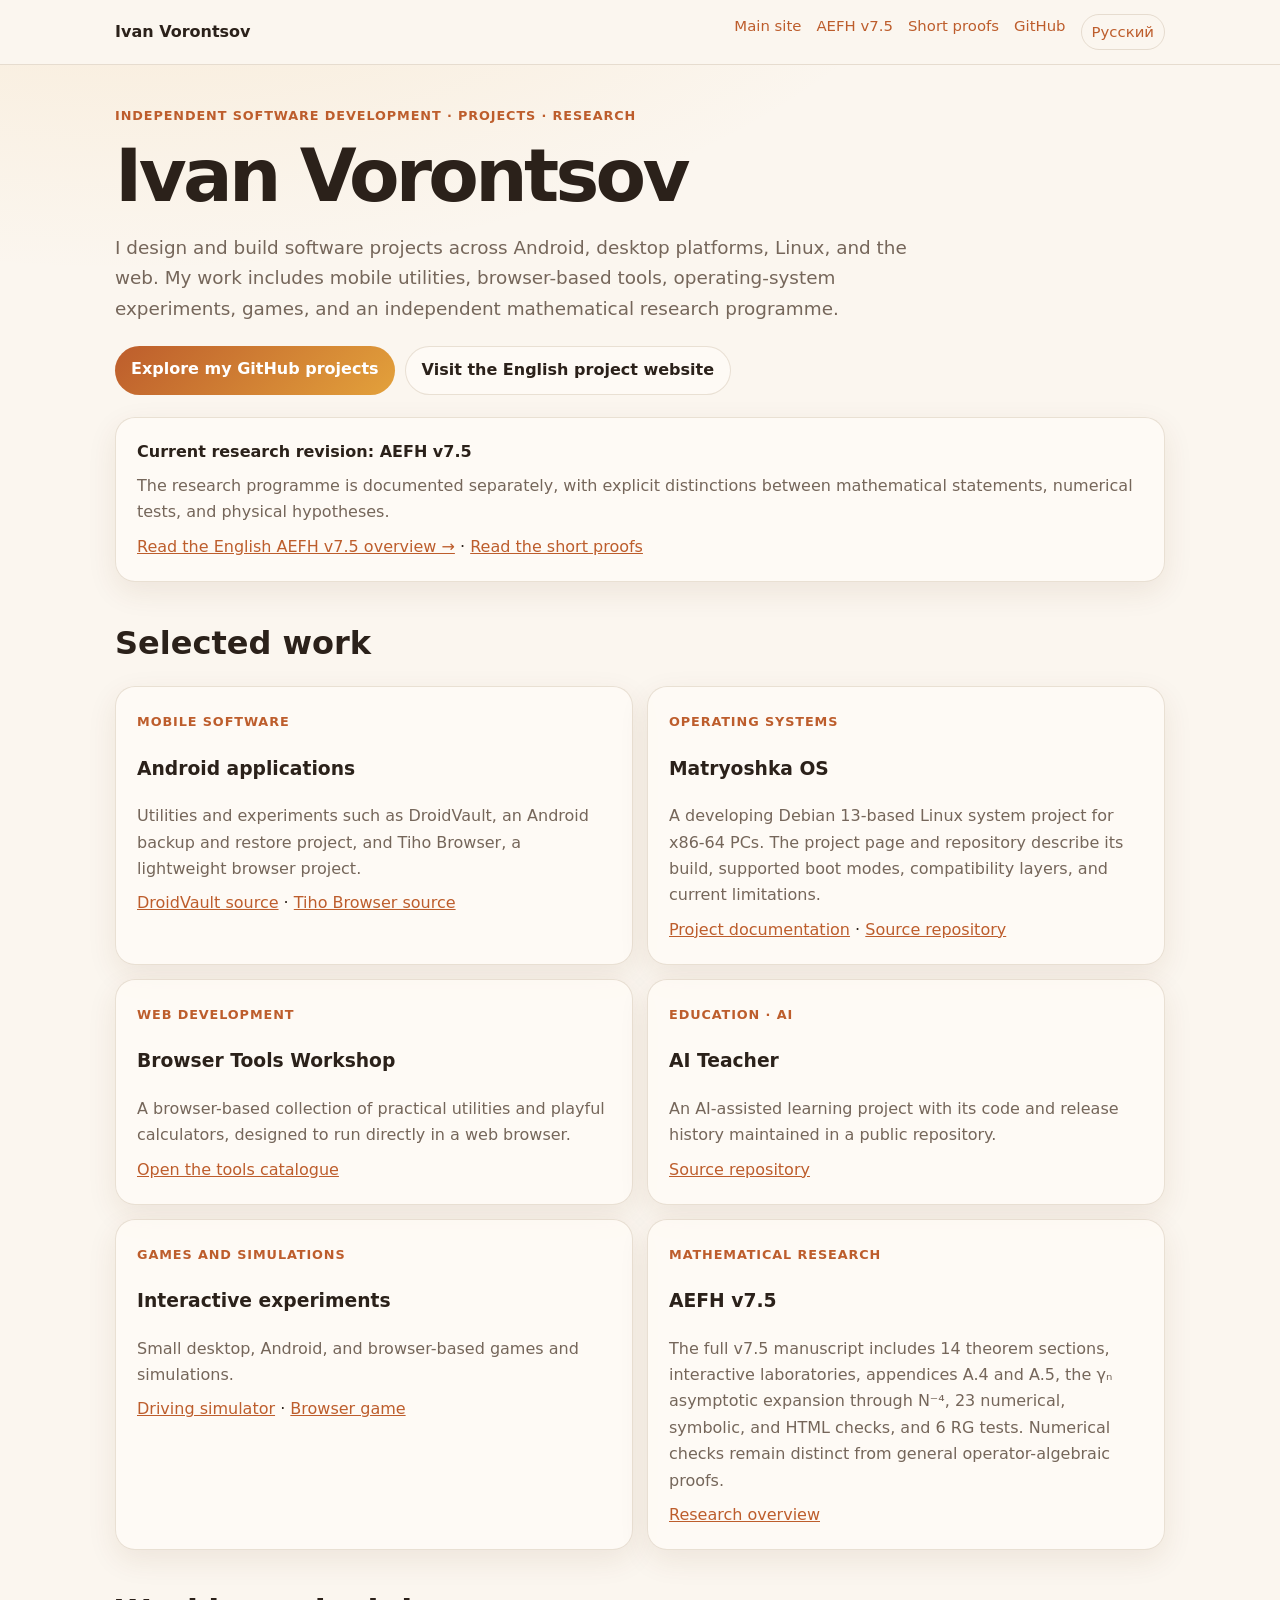
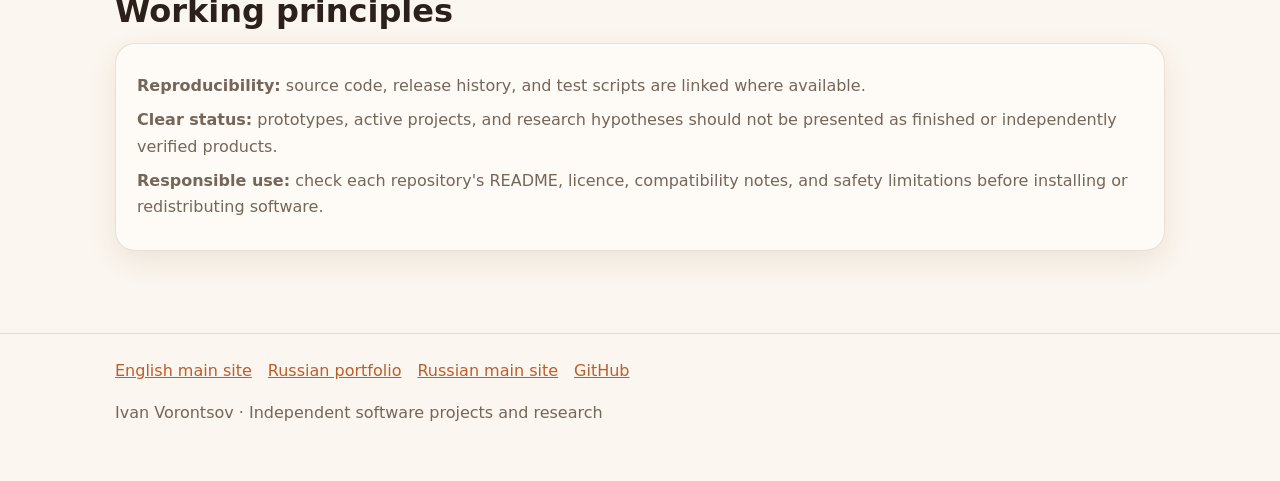
<file: en/index.html>
<!doctype html><html lang="en"><head>
<meta charset="utf-8"><meta name="viewport" content="width=device-width,initial-scale=1"><meta name="color-scheme" content="light dark">
<title>Ivan Vorontsov | Independent Software Developer & Project Portfolio</title>
<meta name="description" content="Portfolio of Ivan Vorontsov: Android apps, Linux and desktop software, browser tools, games, open-source projects, AEFH research, and short mathematical proofs.">
<meta name="author" content="Ivan Vorontsov"><meta name="robots" content="index,follow,max-snippet:-1,max-image-preview:large">
<link rel="canonical" href="https://ivanivorontsov-sudo.github.io/vizitka/en/"><link rel="alternate" hreflang="ru" href="https://ivanivorontsov-sudo.github.io/vizitka/"><link rel="alternate" hreflang="en" href="https://ivanivorontsov-sudo.github.io/vizitka/en/"><link rel="alternate" hreflang="x-default" href="https://ivanivorontsov-sudo.github.io/vizitka/">
<meta name="theme-color" content="#fbf6ef"><meta property="og:type" content="profile"><meta property="og:locale" content="en_US"><meta property="og:site_name" content="Ivan Vorontsov | Portfolio">
<meta property="og:title" content="Ivan Vorontsov | Independent Software Developer & Project Portfolio"><meta property="og:description" content="Android apps, Linux and desktop software, browser tools, games, open-source projects, and AEFH research."><meta property="og:url" content="https://ivanivorontsov-sudo.github.io/vizitka/en/"><meta property="og:image" content="https://ivanivorontsov-sudo.github.io/og-cover.png"><meta property="og:image:width" content="1200"><meta property="og:image:height" content="630">
<meta name="twitter:card" content="summary_large_image"><meta name="twitter:title" content="Ivan Vorontsov | Project Portfolio"><meta name="twitter:description" content="Software projects, browser tools, games, and independent research."><meta name="twitter:image" content="https://ivanivorontsov-sudo.github.io/og-cover.png">
<script type="application/ld+json">{"@context":"https://schema.org","@type":"ProfilePage","name":"Ivan Vorontsov — software developer portfolio","url":"https://ivanivorontsov-sudo.github.io/vizitka/en/","inLanguage":"en","mainEntity":{"@type":"Person","@id":"https://ivanivorontsov-sudo.github.io/vizitka/en/#ivan-vorontsov","name":"Ivan Vorontsov","url":"https://ivanivorontsov-sudo.github.io/vizitka/en/","description":"Independent software developer and project builder working on Android applications, desktop and Linux software, browser-based tools, games, and mathematical research.","sameAs":["https://github.com/ivanivorontsov-sudo"]}}</script>
<style>
:root{color-scheme:light dark;--bg:#fbf6ef;--fg:#2b211a;--mut:#75665a;--card:rgba(255,252,247,.78);--bd:rgba(120,80,40,.16);--acc:#bd5d2c;--acc2:#e3a13b;--shadow:0 10px 30px rgba(95,55,25,.09)}[data-theme=dark]{--bg:#1c1714;--fg:#f3e9df;--mut:#bba999;--card:rgba(44,36,31,.78);--bd:rgba(255,200,150,.14);--acc:#f08a4b;--acc2:#f4b860;--shadow:0 10px 30px rgba(0,0,0,.3)}
*{box-sizing:border-box}body{margin:0;font:16px/1.65 system-ui,-apple-system,"Segoe UI",sans-serif;color:var(--fg);background:var(--bg);background-image:radial-gradient(55rem 30rem at 10% -10%,color-mix(in srgb,var(--acc2) 18%,transparent),transparent)}a{color:var(--acc)}a:focus-visible{outline:3px solid var(--acc2);outline-offset:3px}.wrap{width:min(1050px,calc(100% - 32px));margin:auto}header{border-bottom:1px solid var(--bd);background:var(--bg)}.nav{min-height:64px;display:flex;align-items:center;justify-content:space-between;gap:18px}.brand{font-weight:800;text-decoration:none;color:var(--fg)}nav.links{display:flex;flex-wrap:wrap;gap:15px}nav.links a{text-decoration:none;font-size:.93rem}.lang{padding:5px 10px;border:1px solid var(--bd);border-radius:99px}
main{padding:40px 0}.eyebrow,.tag{font-size:.8rem;text-transform:uppercase;letter-spacing:.07em;color:var(--acc);font-weight:750}h1{font-size:clamp(2.4rem,7vw,4.6rem);line-height:1.04;letter-spacing:-.05em;margin:12px 0;max-width:14ch}h2{font-size:clamp(1.5rem,4vw,2rem);line-height:1.2;margin:0 0 12px}.lead{max-width:68ch;color:var(--mut);font-size:1.15rem}.grid{display:grid;grid-template-columns:repeat(2,minmax(0,1fr));gap:14px;margin:24px 0}.card,.callout{padding:21px;border:1px solid var(--bd);border-radius:20px;background:var(--card);box-shadow:var(--shadow)}.card p,.callout p{color:var(--mut);margin:8px 0}.actions{display:flex;gap:10px;flex-wrap:wrap;margin:22px 0}.btn{display:inline-block;padding:10px 16px;border-radius:99px;background:linear-gradient(135deg,var(--acc),var(--acc2));color:white;text-decoration:none;font-weight:700}.btn.secondary{background:var(--card);color:var(--fg);border:1px solid var(--bd)}section{margin:42px 0}footer{border-top:1px solid var(--bd);padding:24px 0 38px;color:var(--mut)}footer nav{display:flex;gap:16px;flex-wrap:wrap}
@media(max-width:640px){.nav{display:block;padding:12px 0}.links{margin-top:10px}.grid{grid-template-columns:1fr}.wrap{width:calc(100% - 24px)}main{padding-top:28px}}@media(prefers-reduced-motion:reduce){*{animation:none!important;transition:none!important}}
</style></head><body>
<header><div class="wrap nav"><a class="brand" href="https://ivanivorontsov-sudo.github.io/vizitka/en/">Ivan Vorontsov</a><nav class="links" aria-label="Main navigation"><a href="https://ivanivorontsov-sudo.github.io/en/">Main site</a><a href="https://ivanivorontsov-sudo.github.io/en/research/aefh-v7-5/">AEFH v7.5</a><a href="https://ivanivorontsov-sudo.github.io/en/proofs/">Short proofs</a><a href="https://github.com/ivanivorontsov-sudo">GitHub</a><a class="lang" href="https://ivanivorontsov-sudo.github.io/vizitka/">Русский</a></nav></div></header>
<main class="wrap"><div class="eyebrow">Independent software development · projects · research</div><h1>Ivan Vorontsov</h1>
<p class="lead">I design and build software projects across Android, desktop platforms, Linux, and the web. My work includes mobile utilities, browser-based tools, operating-system experiments, games, and an independent mathematical research programme.</p>
<div class="actions"><a class="btn" href="https://github.com/ivanivorontsov-sudo">Explore my GitHub projects</a><a class="btn secondary" href="https://ivanivorontsov-sudo.github.io/en/">Visit the English project website</a></div>
<div class="callout"><strong>Current research revision: AEFH v7.5</strong><p>The research programme is documented separately, with explicit distinctions between mathematical statements, numerical tests, and physical hypotheses.</p><a href="https://ivanivorontsov-sudo.github.io/en/research/aefh-v7-5/">Read the English AEFH v7.5 overview →</a> <span>·</span> <a href="https://ivanivorontsov-sudo.github.io/en/proofs/">Read the short proofs</a></div>
<section><h2>Selected work</h2><div class="grid">
<article class="card"><span class="tag">Mobile software</span><h3>Android applications</h3><p>Utilities and experiments such as DroidVault, an Android backup and restore project, and Tiho Browser, a lightweight browser project.</p><a href="https://github.com/ivanivorontsov-sudo/DroidVault">DroidVault source</a> · <a href="https://github.com/ivanivorontsov-sudo/tiho-browser">Tiho Browser source</a></article>
<article class="card"><span class="tag">Operating systems</span><h3>Matryoshka OS</h3><p>A developing Debian 13-based Linux system project for x86-64 PCs. The project page and repository describe its build, supported boot modes, compatibility layers, and current limitations.</p><a href="https://ivanivorontsov-sudo.github.io/projects/matryoshka-os/">Project documentation</a> · <a href="https://github.com/ivanivorontsov-sudo/matryoshka-os">Source repository</a></article>
<article class="card"><span class="tag">Web development</span><h3>Browser Tools Workshop</h3><p>A browser-based collection of practical utilities and playful calculators, designed to run directly in a web browser.</p><a href="https://ivanivorontsov-sudo.github.io/tools-audit/web-tools.html">Open the tools catalogue</a></article>
<article class="card"><span class="tag">Education · AI</span><h3>AI Teacher</h3><p>An AI-assisted learning project with its code and release history maintained in a public repository.</p><a href="https://github.com/ivanivorontsov-sudo/uchitel-ii">Source repository</a></article>
<article class="card"><span class="tag">Games and simulations</span><h3>Interactive experiments</h3><p>Small desktop, Android, and browser-based games and simulations.</p><a href="https://ivanivorontsov-sudo.github.io/games/drive/">Driving simulator</a> · <a href="https://ivanivorontsov-sudo.github.io/games/dungeon-gnome-md/">Browser game</a></article>
<article class="card"><span class="tag">Mathematical research</span><h3>AEFH v7.5</h3><p>The full v7.5 manuscript includes 14 theorem sections, interactive laboratories, appendices A.4 and A.5, the γₙ asymptotic expansion through N⁻⁴, 23 numerical, symbolic, and HTML checks, and 6 RG tests. Numerical checks remain distinct from general operator-algebraic proofs.</p><a href="https://ivanivorontsov-sudo.github.io/en/research/aefh-v7-5/">Research overview</a></article>
</div></section>
<section><h2>Working principles</h2><div class="callout"><p><strong>Reproducibility:</strong> source code, release history, and test scripts are linked where available.</p><p><strong>Clear status:</strong> prototypes, active projects, and research hypotheses should not be presented as finished or independently verified products.</p><p><strong>Responsible use:</strong> check each repository's README, licence, compatibility notes, and safety limitations before installing or redistributing software.</p></div></section>
</main><footer><div class="wrap"><nav><a href="https://ivanivorontsov-sudo.github.io/en/">English main site</a><a href="https://ivanivorontsov-sudo.github.io/vizitka/">Russian portfolio</a><a href="https://ivanivorontsov-sudo.github.io/">Russian main site</a><a href="https://github.com/ivanivorontsov-sudo">GitHub</a></nav><p>Ivan Vorontsov · Independent software projects and research</p></div></footer></body></html>
</file>
<file: assets/site-support.css>
/* Shared local support link used by first-party project pages. */
.site-support{
  box-sizing:border-box;width:min(1160px,calc(100% - 32px));margin:14px auto;
  padding:14px 18px;border:1px solid #e4d7c7;border-radius:18px;
  color:#33271f;background:linear-gradient(120deg,#fff9ef,#fff4e4);
  box-shadow:0 7px 22px rgba(85,54,28,.08);
  font:inherit;line-height:1.5
}
.site-support *{box-sizing:border-box}
.site-support-title{font-weight:800;font-size:1.05rem;margin:0 0 4px;letter-spacing:-.01em}
.site-support-note{font-size:.88rem;color:#6c5a4b;margin:0 0 10px}
.site-support-link{display:inline-flex;align-items:center;justify-content:center;min-height:40px;padding:9px 15px;border-radius:11px;background:#91552f;color:#fff;text-decoration:none;font-weight:750}
.site-support-link:hover{background:#744024;text-decoration:none}
.site-support-link:focus-visible{outline:3px solid #d5a45b;outline-offset:3px}
.site-support-footer{margin:8px 0 0;font-size:.8rem;color:#6c5a4b}
@media(max-width:560px){.site-support{width:calc(100% - 20px);padding:13px;border-radius:15px}.site-support-link{width:100%}}
@media(prefers-color-scheme:dark){
 .site-support{color:#f3e9de;background:linear-gradient(120deg,#2d251f,#35281f);border-color:#594534;box-shadow:0 8px 22px rgba(0,0,0,.22)}
 .site-support-note,.site-support-footer{color:#d1bba4}
 .site-support-link{background:#b66d3e;color:#fff}
 .site-support-link:hover{background:#c77b49}
}
</file>
